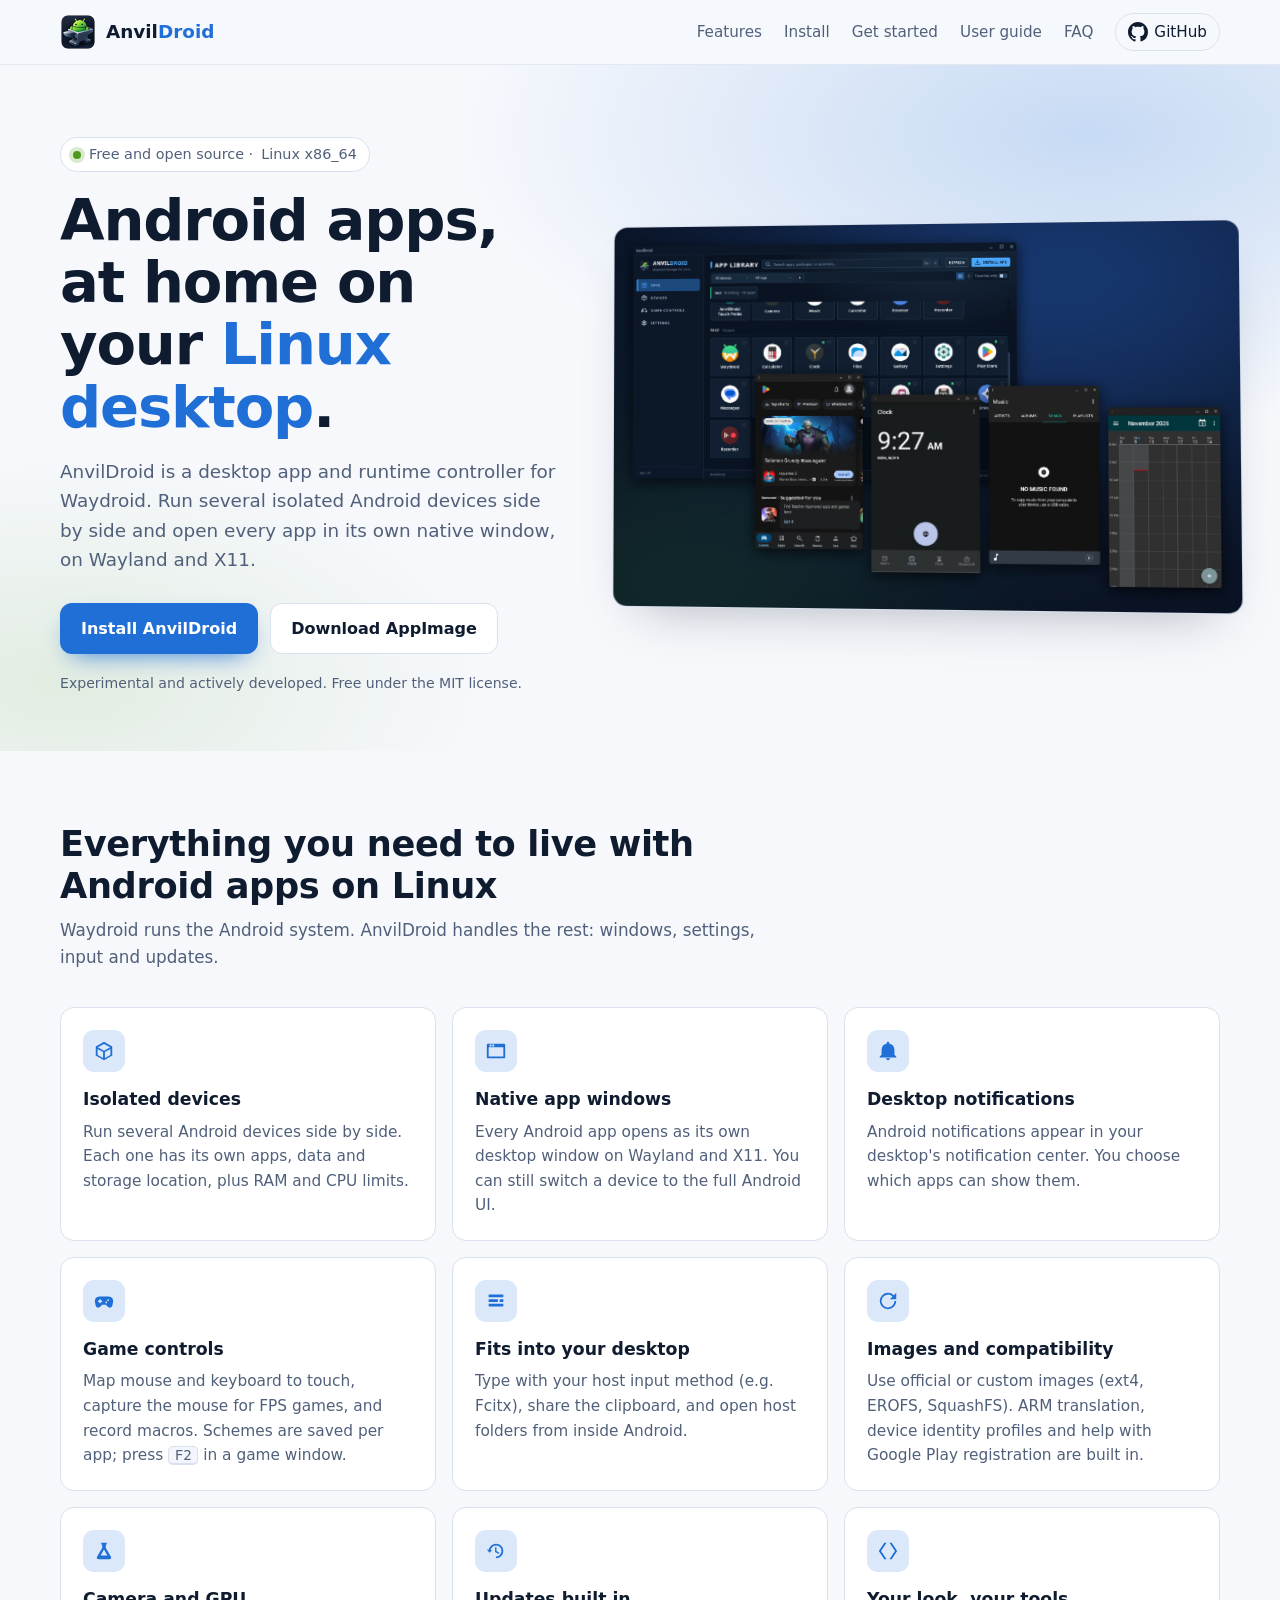
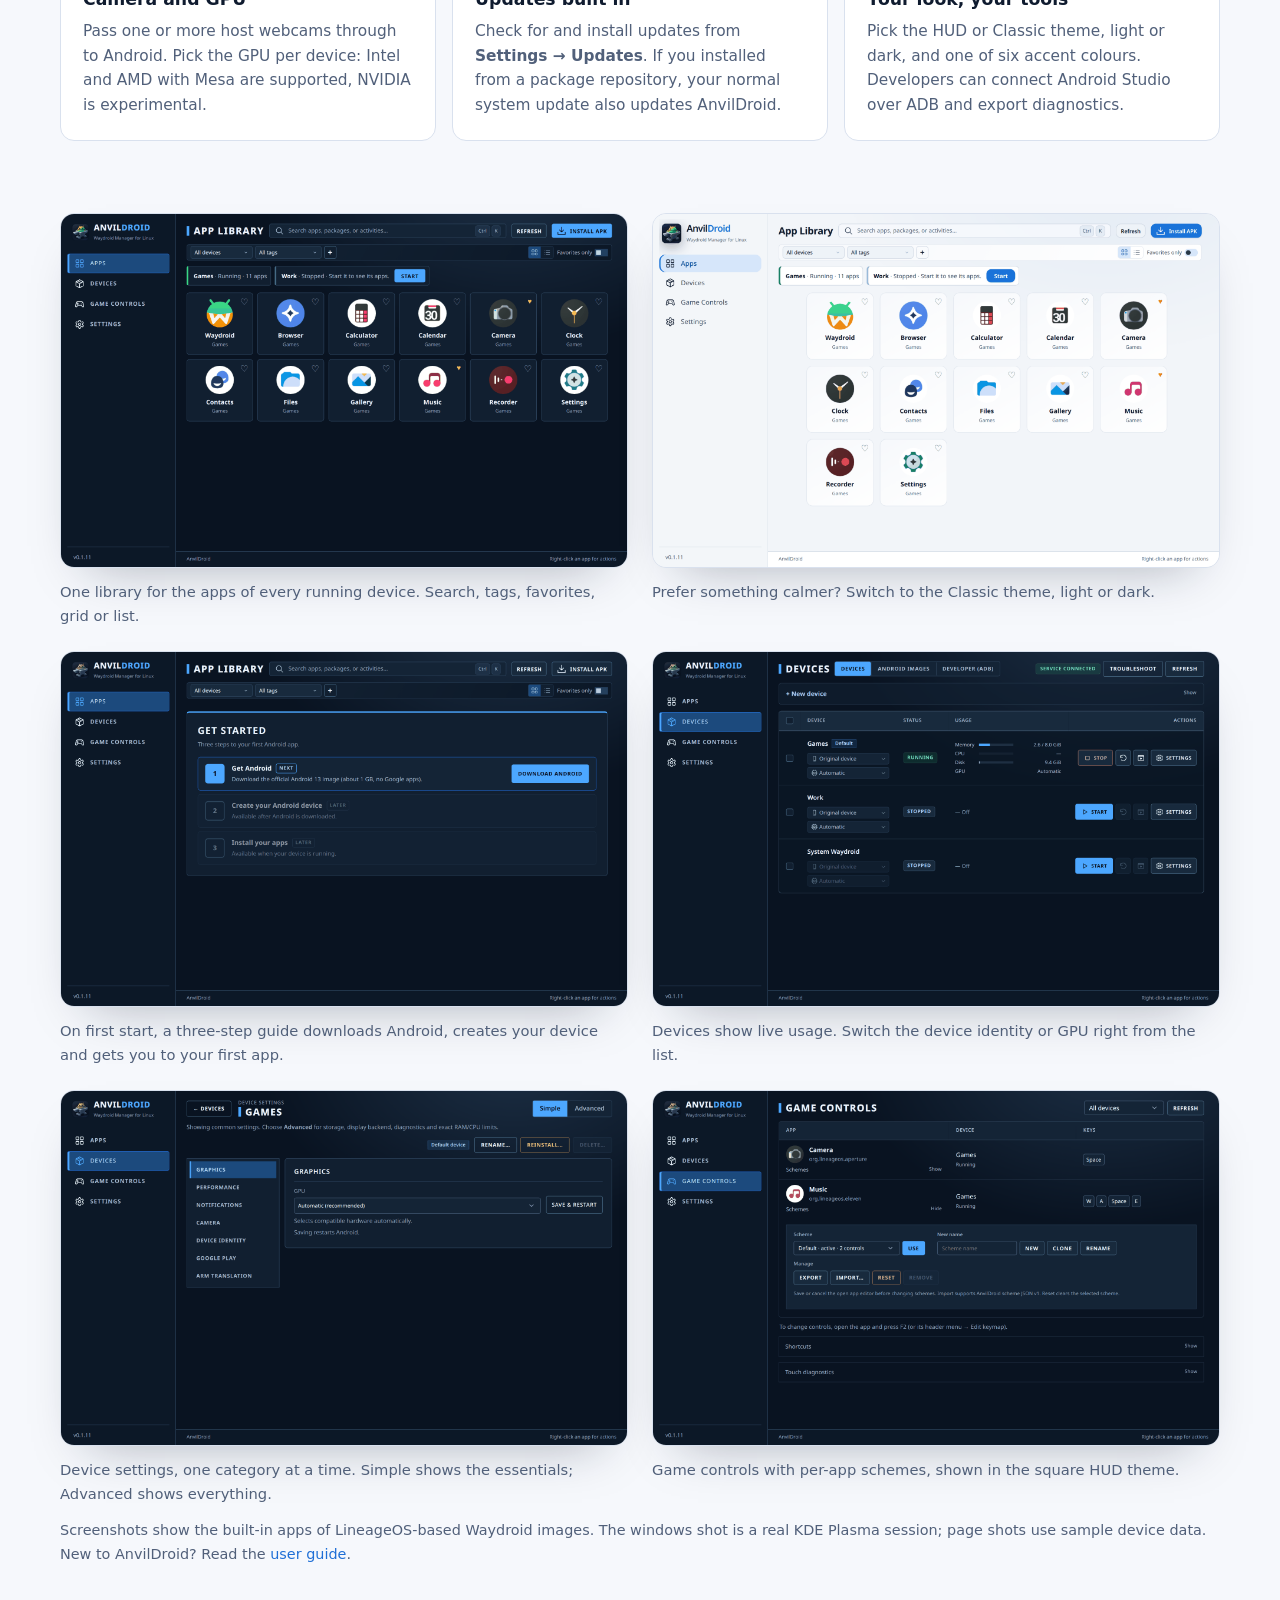
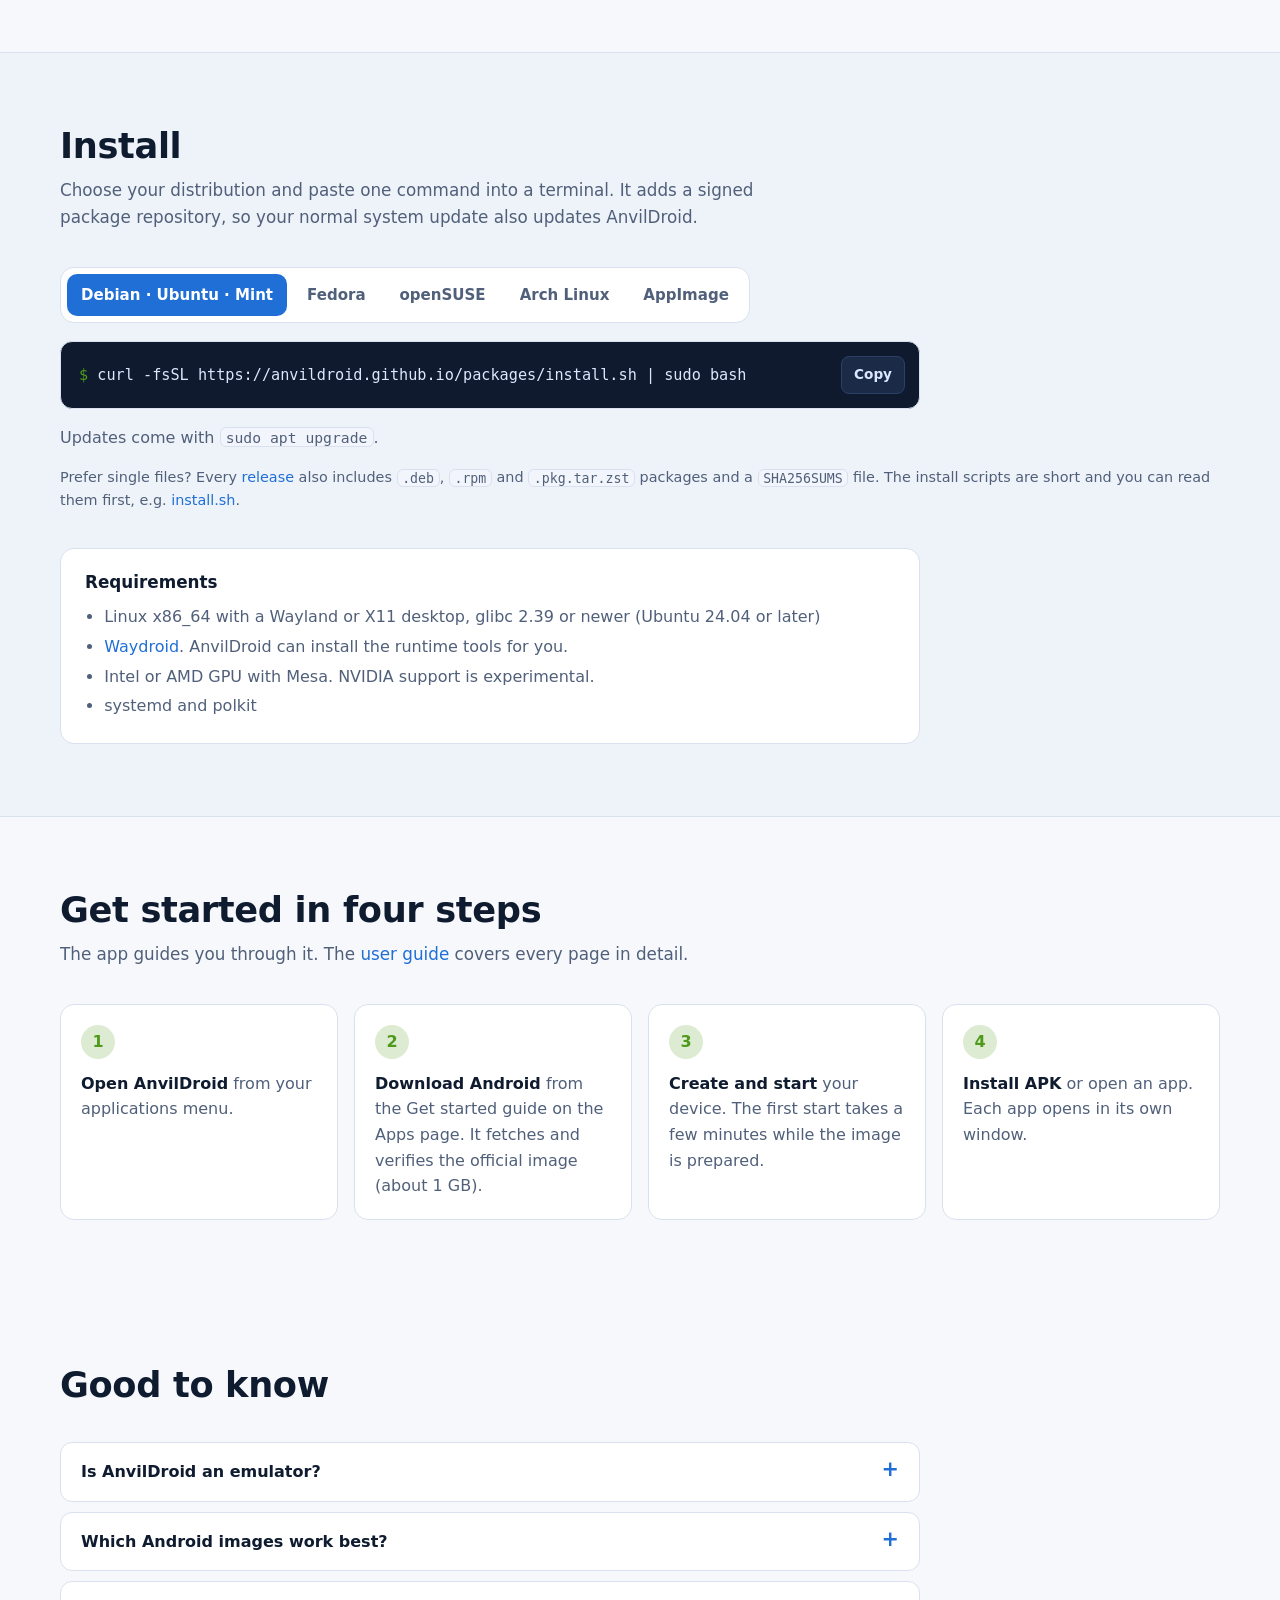
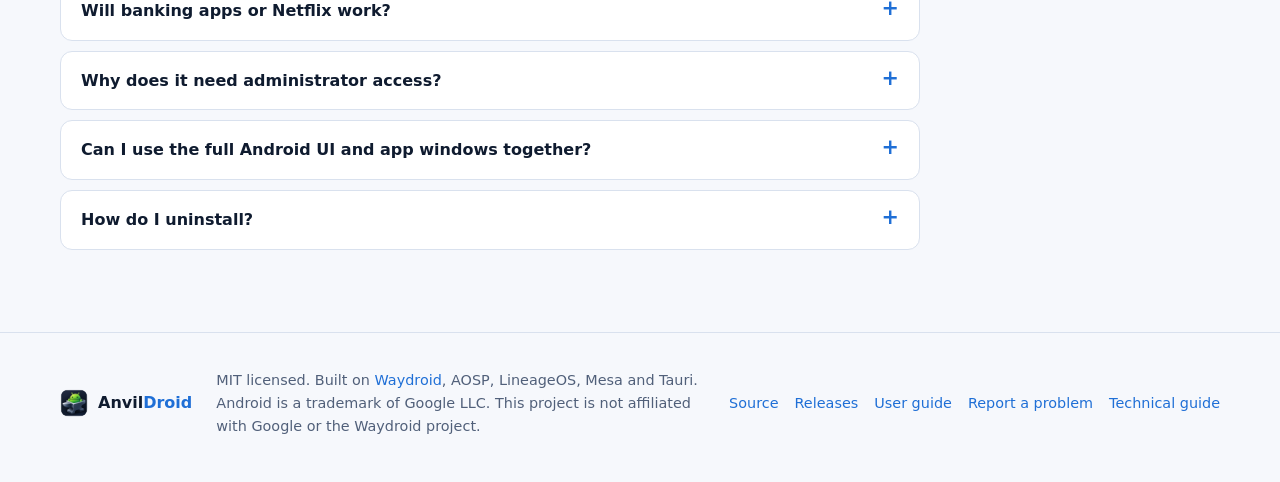
<file: index.html>
<!doctype html>
<html lang="en">
<head>
  <meta charset="utf-8">
  <meta name="viewport" content="width=device-width, initial-scale=1">
  <title>AnvilDroid — Android apps on the Linux desktop</title>
  <meta name="description" content="AnvilDroid runs Android apps on Linux as native desktop windows. Isolated Android devices on Waydroid, Wayland and X11 app windows, notifications, game controls and one-line installs.">
  <meta name="theme-color" content="#0b1322">
  <link rel="icon" type="image/png" href="assets/favicon.png">
  <link rel="canonical" href="https://anvildroid.github.io/">
  <meta property="og:type" content="website">
  <meta property="og:title" content="AnvilDroid — Android apps on the Linux desktop">
  <meta property="og:description" content="Isolated Android devices, native app windows on Wayland and X11, notifications and game controls. Built on Waydroid.">
  <meta property="og:url" content="https://anvildroid.github.io/">
  <meta property="og:image" content="https://anvildroid.github.io/assets/app-windows.jpg">
  <meta name="twitter:card" content="summary_large_image">
  <link rel="stylesheet" href="style.css">
  <script defer src="script.js"></script>
</head>
<body>
  <a class="skip" href="#install">Skip to install</a>

  <header class="nav">
    <div class="wrap nav-inner">
      <a class="brand" href="#top" aria-label="AnvilDroid home">
        <img src="assets/icon.png" alt="" width="36" height="36">
        <span>Anvil<b>Droid</b></span>
      </a>
      <nav aria-label="Sections">
        <a href="#features">Features</a>
        <a href="#install">Install</a>
        <a href="#start">Get started</a>
        <a href="guide.html">User guide</a>
        <a href="#faq">FAQ</a>
        <a class="gh" href="https://github.com/anvildroid/anvildroid" aria-label="AnvilDroid on GitHub">
          <svg viewBox="0 0 16 16" width="20" height="20" aria-hidden="true"><path fill="currentColor" d="M8 0C3.58 0 0 3.58 0 8c0 3.54 2.29 6.53 5.47 7.59.4.07.55-.17.55-.38 0-.19-.01-.82-.01-1.49-2.01.37-2.53-.49-2.69-.94-.09-.23-.48-.94-.82-1.13-.28-.15-.68-.52-.01-.53.63-.01 1.08.58 1.23.82.72 1.21 1.87.87 2.33.66.07-.52.28-.87.51-1.07-1.78-.2-3.64-.89-3.64-3.95 0-.87.31-1.59.82-2.15-.08-.2-.36-1.02.08-2.12 0 0 .67-.21 2.2.82.64-.18 1.32-.27 2-.27.68 0 1.36.09 2 .27 1.53-1.04 2.2-.82 2.2-.82.44 1.1.16 1.92.08 2.12.51.56.82 1.27.82 2.15 0 3.07-1.87 3.75-3.65 3.95.29.25.54.73.54 1.48 0 1.07-.01 1.93-.01 2.2 0 .21.15.46.55.38A8.013 8.013 0 0016 8c0-4.42-3.58-8-8-8z"/></svg>
          <span>GitHub</span>
        </a>
      </nav>
    </div>
  </header>

  <main id="top">
    <section class="hero">
      <div class="wrap hero-inner">
        <div class="hero-copy">
          <p class="eyebrow"><span class="dot" aria-hidden="true"></span> Free and open source · <span data-version>Linux x86_64</span></p>
          <h1>Android apps, at home on your <em>Linux desktop</em>.</h1>
          <p class="lead">AnvilDroid is a desktop app and runtime controller for Waydroid.
            Run several isolated Android devices side by side and open every app in its own native window,
            on Wayland and X11.</p>
          <div class="cta">
            <a class="btn primary" href="#install">Install AnvilDroid</a>
            <a class="btn ghost" href="https://github.com/anvildroid/anvildroid/releases/latest" data-release-link>Download AppImage</a>
          </div>
          <p class="note">Experimental and actively developed. Free under the MIT license.</p>
        </div>
        <figure class="shot hero-shot">
          <img src="assets/app-windows.jpg" alt="Play Store, Clock, Music and Calendar in their own desktop windows next to AnvilDroid" width="1920" height="1200">
        </figure>
      </div>
    </section>

    <section id="features" class="section">
      <div class="wrap">
        <header class="section-head">
          <h2>Everything you need to live with Android apps on Linux</h2>
          <p>Waydroid runs the Android system. AnvilDroid handles the rest: windows, settings, input and updates.</p>
        </header>
        <div class="features">
          <article class="feature">
            <div class="ico" aria-hidden="true"><svg viewBox="0 0 24 24"><path d="M12 2 3 7v10l9 5 9-5V7l-9-5Zm0 2.3 6.7 3.7L12 11.7 5.3 8 12 4.3ZM5 9.7l6 3.3v6.6l-6-3.3V9.7Zm8 9.9V13l6-3.3v6.6l-6 3.3Z"/></svg></div>
            <h3>Isolated devices</h3>
            <p>Run several Android devices side by side. Each one has its own apps, data and storage location, plus RAM and CPU limits.</p>
          </article>
          <article class="feature">
            <div class="ico" aria-hidden="true"><svg viewBox="0 0 24 24"><path d="M3 4h18a1 1 0 0 1 1 1v14a1 1 0 0 1-1 1H3a1 1 0 0 1-1-1V5a1 1 0 0 1 1-1Zm1 4v10h16V8H4Zm1-3v2h2V5H5Zm3 0v2h2V5H8Z"/></svg></div>
            <h3>Native app windows</h3>
            <p>Every Android app opens as its own desktop window on Wayland and X11. You can still switch a device to the full Android UI.</p>
          </article>
          <article class="feature">
            <div class="ico" aria-hidden="true"><svg viewBox="0 0 24 24"><path d="M12 22a2.5 2.5 0 0 0 2.45-2h-4.9A2.5 2.5 0 0 0 12 22Zm7-6V11a7 7 0 0 0-5.5-6.84V3.5a1.5 1.5 0 0 0-3 0v.66A7 7 0 0 0 5 11v5l-2 2v1h18v-1l-2-2Z"/></svg></div>
            <h3>Desktop notifications</h3>
            <p>Android notifications appear in your desktop's notification center. You choose which apps can show them.</p>
          </article>
          <article class="feature">
            <div class="ico" aria-hidden="true"><svg viewBox="0 0 24 24"><path d="M7 7h10a5 5 0 0 1 4.9 6l-.9 4.4A3 3 0 0 1 15.8 18L14 16h-4l-1.8 2a3 3 0 0 1-5.2-.6L2.1 13A5 5 0 0 1 7 7Zm0 3v1.5H5.5v1.5H7v1.5h1.5V13H10v-1.5H8.5V10H7Zm9.5 0a1 1 0 1 0 0 2 1 1 0 0 0 0-2Zm-2 2.5a1 1 0 1 0 0 2 1 1 0 0 0 0-2Z"/></svg></div>
            <h3>Game controls</h3>
            <p>Map mouse and keyboard to touch, capture the mouse for FPS games, and record macros. Schemes are saved per app; press <kbd>F2</kbd> in a game window.</p>
          </article>
          <article class="feature">
            <div class="ico" aria-hidden="true"><svg viewBox="0 0 24 24"><path d="M4 5h16v3H4V5Zm0 5h10v3H4v-3Zm0 5h16v3H4v-3Zm12-5h4v3h-4v-3Z"/></svg></div>
            <h3>Fits into your desktop</h3>
            <p>Type with your host input method (e.g. Fcitx), share the clipboard, and open host folders from inside Android.</p>
          </article>
          <article class="feature">
            <div class="ico" aria-hidden="true"><svg viewBox="0 0 24 24"><path d="M12 3a9 9 0 1 0 9 9h-2a7 7 0 1 1-2.05-4.95L14 10h7V3l-2.64 2.64A8.97 8.97 0 0 0 12 3Z"/></svg></div>
            <h3>Images and compatibility</h3>
            <p>Use official or custom images (ext4, EROFS, SquashFS). ARM translation, device identity profiles and help with Google Play registration are built in.</p>
          </article>
          <article class="feature">
            <div class="ico" aria-hidden="true"><svg viewBox="0 0 24 24"><path d="M9 3h6v2h-1v3.6l5.6 9.7A2 2 0 0 1 17.9 21H6.1a2 2 0 0 1-1.7-2.7L10 8.6V5H9V3Zm3 7.4L8.3 17h7.4L12 10.4Z"/></svg></div>
            <h3>Camera and GPU</h3>
            <p>Pass one or more host webcams through to Android. Pick the GPU per device: Intel and AMD with Mesa are supported, NVIDIA is experimental.</p>
          </article>
          <article class="feature">
            <div class="ico" aria-hidden="true"><svg viewBox="0 0 24 24"><path d="M12 4a8 8 0 0 0-7.9 6.7L2 10l2.8 4L8 11l-1.9.4A6 6 0 1 1 12 18v2a8 8 0 0 0 0-16Zm-1 4v5l4 2.4.8-1.3-3.3-2V8H11Z"/></svg></div>
            <h3>Updates built in</h3>
            <p>Check for and install updates from <strong>Settings → Updates</strong>. If you installed from a package repository, your normal system update also updates AnvilDroid.</p>
          </article>
          <article class="feature">
            <div class="ico" aria-hidden="true"><svg viewBox="0 0 24 24"><path d="M8 3 2 12l6 9h2.4l-6-9 6-9H8Zm5.6 0 6 9-6 9H16l6-9-6-9h-2.4Z"/></svg></div>
            <h3>Your look, your tools</h3>
            <p>Pick the HUD or Classic theme, light or dark, and one of six accent colours. Developers can connect Android Studio over ADB and export diagnostics.</p>
          </article>
        </div>
      </div>
    </section>

    <section class="section gallery-section" aria-label="Screenshots">
      <div class="wrap gallery">
        <figure class="shot">
          <img src="assets/apps.png" alt="App library with the apps of every running device, HUD theme" loading="lazy" width="1920" height="1200">
          <figcaption>One library for the apps of every running device. Search, tags, favorites, grid or list.</figcaption>
        </figure>
        <figure class="shot">
          <img src="assets/theme-classic.png" alt="App library in the Classic theme, light mode" loading="lazy" width="1920" height="1200">
          <figcaption>Prefer something calmer? Switch to the Classic theme, light or dark.</figcaption>
        </figure>
        <figure class="shot">
          <img src="assets/quick-start.png" alt="Get started guide: download Android, create a device, install apps" loading="lazy" width="1920" height="1200">
          <figcaption>On first start, a three-step guide downloads Android, creates your device and gets you to your first app.</figcaption>
        </figure>
        <figure class="shot">
          <img src="assets/devices.png" alt="Devices page with live usage and quick device and GPU selection" loading="lazy" width="1920" height="1200">
          <figcaption>Devices show live usage. Switch the device identity or GPU right from the list.</figcaption>
        </figure>
        <figure class="shot">
          <img src="assets/device-settings.png" alt="Device settings with categories on the left" loading="lazy" width="1920" height="1200">
          <figcaption>Device settings, one category at a time. Simple shows the essentials; Advanced shows everything.</figcaption>
        </figure>
        <figure class="shot">
          <img src="assets/game-controls.png" alt="Game Controls page with per-app control schemes in the HUD theme" loading="lazy" width="1920" height="1200">
          <figcaption>Game controls with per-app schemes, shown in the square HUD theme.</figcaption>
        </figure>
      </div>
      <p class="wrap fine">Screenshots show the built-in apps of LineageOS-based Waydroid images. The windows shot is a real KDE Plasma session; page shots use sample device data. New to AnvilDroid? Read the <a href="guide.html">user guide</a>.</p>
    </section>

    <section id="install" class="section install-section">
      <div class="wrap">
        <header class="section-head">
          <h2>Install</h2>
          <p>Choose your distribution and paste one command into a terminal. It adds a signed package repository,
            so your normal system update also updates AnvilDroid.</p>
        </header>

        <div class="tabs" role="tablist" aria-label="Distribution">
          <button role="tab" id="tab-debian" aria-controls="panel-debian" aria-selected="true" data-distro="debian">Debian · Ubuntu · Mint</button>
          <button role="tab" id="tab-fedora" aria-controls="panel-fedora" aria-selected="false" tabindex="-1" data-distro="fedora">Fedora</button>
          <button role="tab" id="tab-opensuse" aria-controls="panel-opensuse" aria-selected="false" tabindex="-1" data-distro="opensuse">openSUSE</button>
          <button role="tab" id="tab-arch" aria-controls="panel-arch" aria-selected="false" tabindex="-1" data-distro="arch">Arch Linux</button>
          <button role="tab" id="tab-appimage" aria-controls="panel-appimage" aria-selected="false" tabindex="-1" data-distro="appimage">AppImage</button>
        </div>

        <div class="panel" role="tabpanel" id="panel-debian" aria-labelledby="tab-debian">
          <div class="cmd"><code>curl -fsSL https://anvildroid.github.io/packages/install.sh | sudo bash</code><button class="copy" type="button">Copy</button></div>
          <p>Updates come with <code>sudo apt upgrade</code>.</p>
        </div>
        <div class="panel" role="tabpanel" id="panel-fedora" aria-labelledby="tab-fedora" hidden>
          <div class="cmd"><code>curl -fsSL https://anvildroid.github.io/packages/install-fedora.sh | sudo bash</code><button class="copy" type="button">Copy</button></div>
          <p>Updates come with <code>sudo dnf upgrade</code>.</p>
        </div>
        <div class="panel" role="tabpanel" id="panel-opensuse" aria-labelledby="tab-opensuse" hidden>
          <div class="cmd"><code>curl -fsSL https://anvildroid.github.io/packages/install-opensuse.sh | sudo bash</code><button class="copy" type="button">Copy</button></div>
          <p>Updates come with <code>sudo zypper update</code>.</p>
        </div>
        <div class="panel" role="tabpanel" id="panel-arch" aria-labelledby="tab-arch" hidden>
          <div class="cmd"><code>curl -fsSL https://anvildroid.github.io/packages/install-arch.sh | sudo bash</code><button class="copy" type="button">Copy</button></div>
          <p>Updates come with <code>sudo pacman -Syu</code>.</p>
        </div>
        <div class="panel" role="tabpanel" id="panel-appimage" aria-labelledby="tab-appimage" hidden>
          <p>Works on any distribution. Download the AppImage, make it executable, then run it:</p>
          <div class="cmd"><code data-appimage-cmd>chmod +x AnvilDroid-*-x86_64.AppImage &amp;&amp; ./AnvilDroid-*-x86_64.AppImage</code><button class="copy" type="button">Copy</button></div>
          <p>The first launch asks for administrator approval to install the runtime controller. After that, the app updates itself from <strong>Settings → Updates</strong>.</p>
          <a class="btn primary small" href="https://github.com/anvildroid/anvildroid/releases/latest" data-release-link data-appimage-link>Download the AppImage</a>
        </div>

        <p class="fine">Prefer single files? Every <a href="https://github.com/anvildroid/anvildroid/releases/latest">release</a> also includes
          <code>.deb</code>, <code>.rpm</code> and <code>.pkg.tar.zst</code> packages and a <code>SHA256SUMS</code> file.
          The install scripts are short and you can read them first, e.g.
          <a href="https://anvildroid.github.io/packages/install.sh">install.sh</a>.</p>

        <div class="req">
          <h3>Requirements</h3>
          <ul>
            <li>Linux x86_64 with a Wayland or X11 desktop, glibc 2.39 or newer (Ubuntu 24.04 or later)</li>
            <li><a href="https://docs.waydro.id/">Waydroid</a>. AnvilDroid can install the runtime tools for you.</li>
            <li>Intel or AMD GPU with Mesa. NVIDIA support is experimental.</li>
            <li>systemd and polkit</li>
          </ul>
        </div>
      </div>
    </section>

    <section id="start" class="section">
      <div class="wrap">
        <header class="section-head">
          <h2>Get started in four steps</h2>
          <p>The app guides you through it. The <a href="guide.html">user guide</a> covers every page in detail.</p>
        </header>
        <ol class="steps">
          <li><b>Open AnvilDroid</b> from your applications menu.</li>
          <li><b>Download Android</b> from the Get started guide on the Apps page. It fetches and verifies the official image (about 1 GB).</li>
          <li><b>Create and start</b> your device. The first start takes a few minutes while the image is prepared.</li>
          <li><b>Install APK</b> or open an app. Each app opens in its own window.</li>
        </ol>
      </div>
    </section>

    <section id="faq" class="section faq-section">
      <div class="wrap"><div class="faq">
        <header class="section-head">
          <h2>Good to know</h2>
        </header>
        <details>
          <summary>Is AnvilDroid an emulator?</summary>
          <p>No. Like Waydroid, AnvilDroid runs a full Android system in a Linux container that shares your kernel.
            It is not a virtual machine, so apps run at near-native speed. AnvilDroid manages the containers and turns app windows into desktop windows.</p>
        </details>
        <details>
          <summary>Which Android images work best?</summary>
          <p>The official Android 13 Waydroid images are the most tested. Newer and custom images are experimental.</p>
        </details>
        <details>
          <summary>Will banking apps or Netflix work?</summary>
          <p>Usually not. Apps that require Play Integrity, such as banking apps, some games and DRM-protected video, generally refuse to run.
            Other apps depend on the image, the ARM translator and your GPU.</p>
        </details>
        <details>
          <summary>Why does it need administrator access?</summary>
          <p>Android devices need kernel features (binder, namespaces, mounts) that only root can set up.
            A small controller service runs as root and starts only when needed. The desktop app itself runs as your user.</p>
        </details>
        <details>
          <summary>Can I use the full Android UI and app windows together?</summary>
          <p>Not on the same device. Each device uses one mode at a time, and you can switch between them in its settings under Display.</p>
        </details>
        <details>
          <summary>How do I uninstall?</summary>
          <p>Remove the package with your package manager, for example <code>sudo apt remove anvildroid-controller</code>.
            For the AppImage, delete the file.</p>
        </details>
      </div></div>
    </section>
  </main>

  <footer class="footer">
    <div class="wrap footer-inner">
      <div class="brand small">
        <img src="assets/icon.png" alt="" width="28" height="28">
        <span>Anvil<b>Droid</b></span>
      </div>
      <p>MIT licensed. Built on <a href="https://waydro.id">Waydroid</a>, AOSP, LineageOS, Mesa and Tauri.
        Android is a trademark of Google LLC. This project is not affiliated with Google or the Waydroid project.</p>
      <nav aria-label="Project links">
        <a href="https://github.com/anvildroid/anvildroid">Source</a>
        <a href="https://github.com/anvildroid/anvildroid/releases">Releases</a>
        <a href="guide.html">User guide</a>
        <a href="https://github.com/anvildroid/anvildroid/issues">Report a problem</a>
        <a href="https://github.com/anvildroid/anvildroid/blob/main/docs/TECHNICAL.md">Technical guide</a>
      </nav>
    </div>
  </footer>
</body>
</html>
</file>
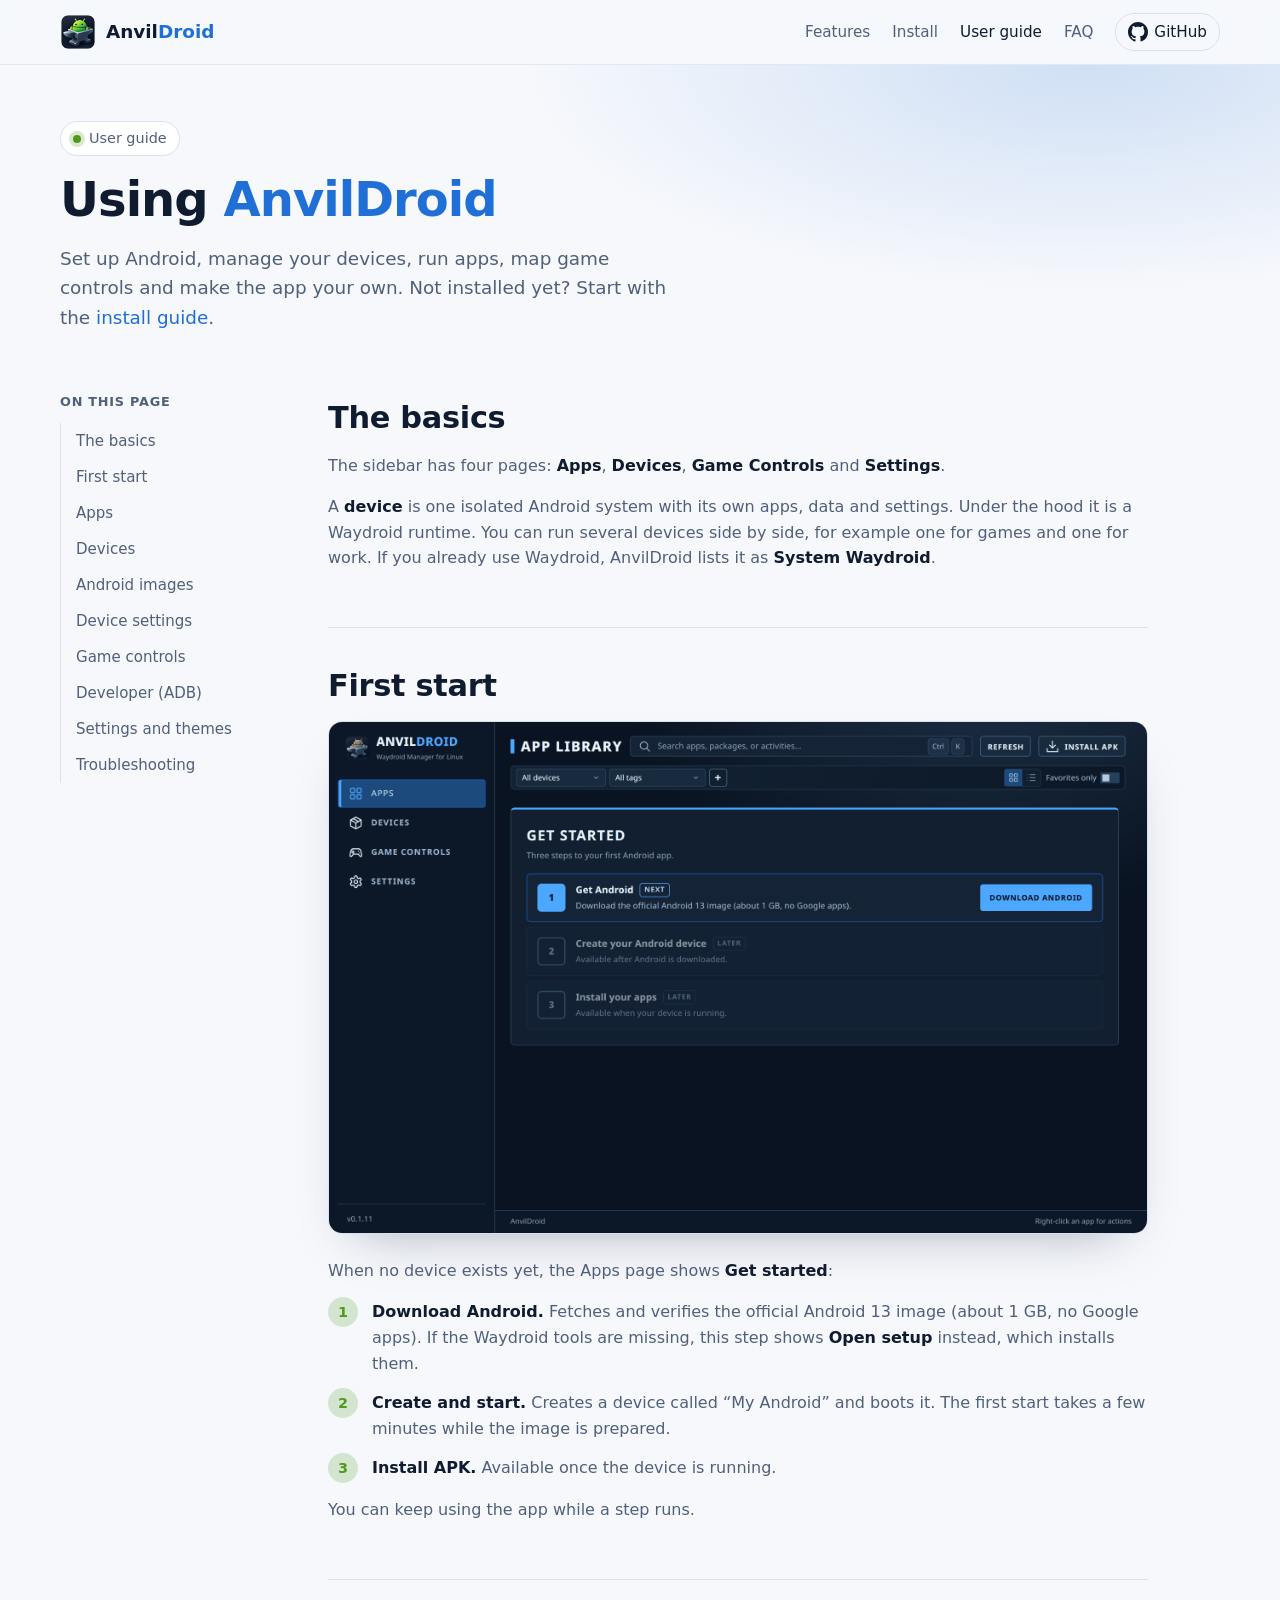
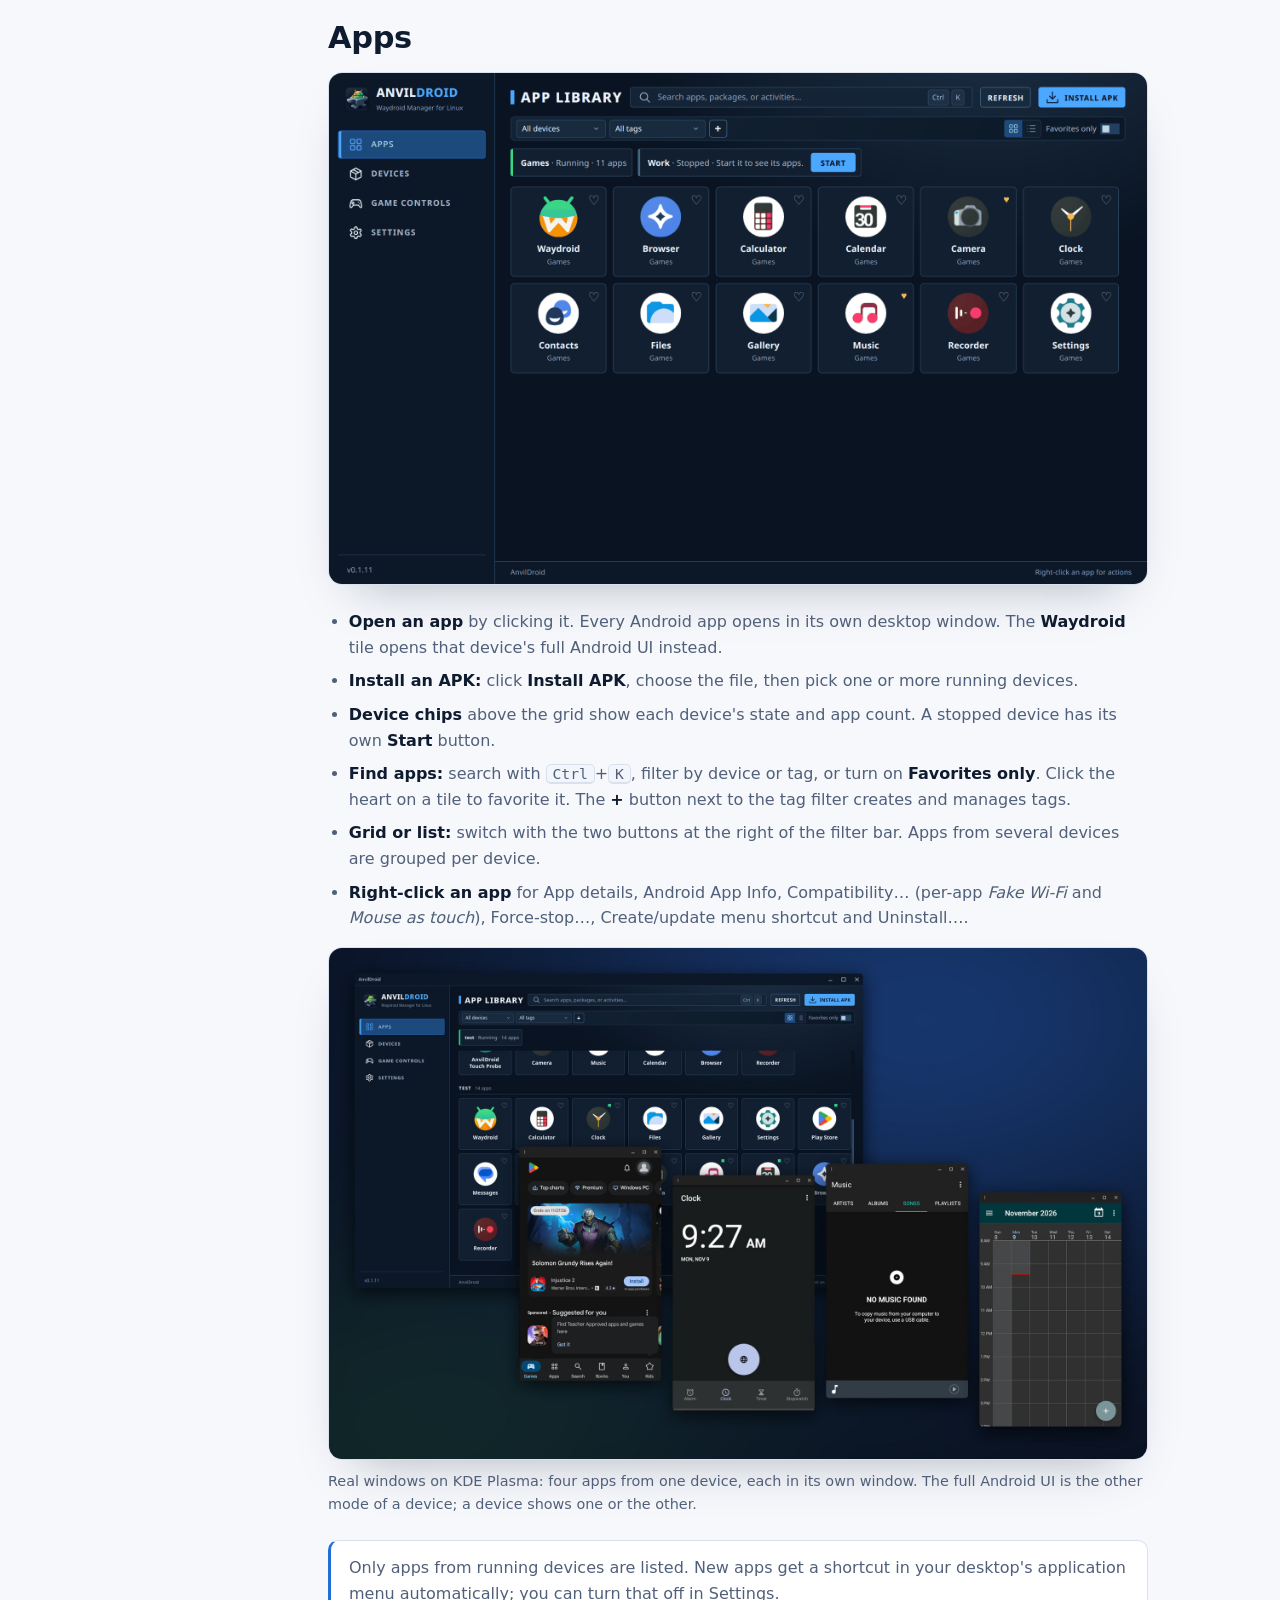
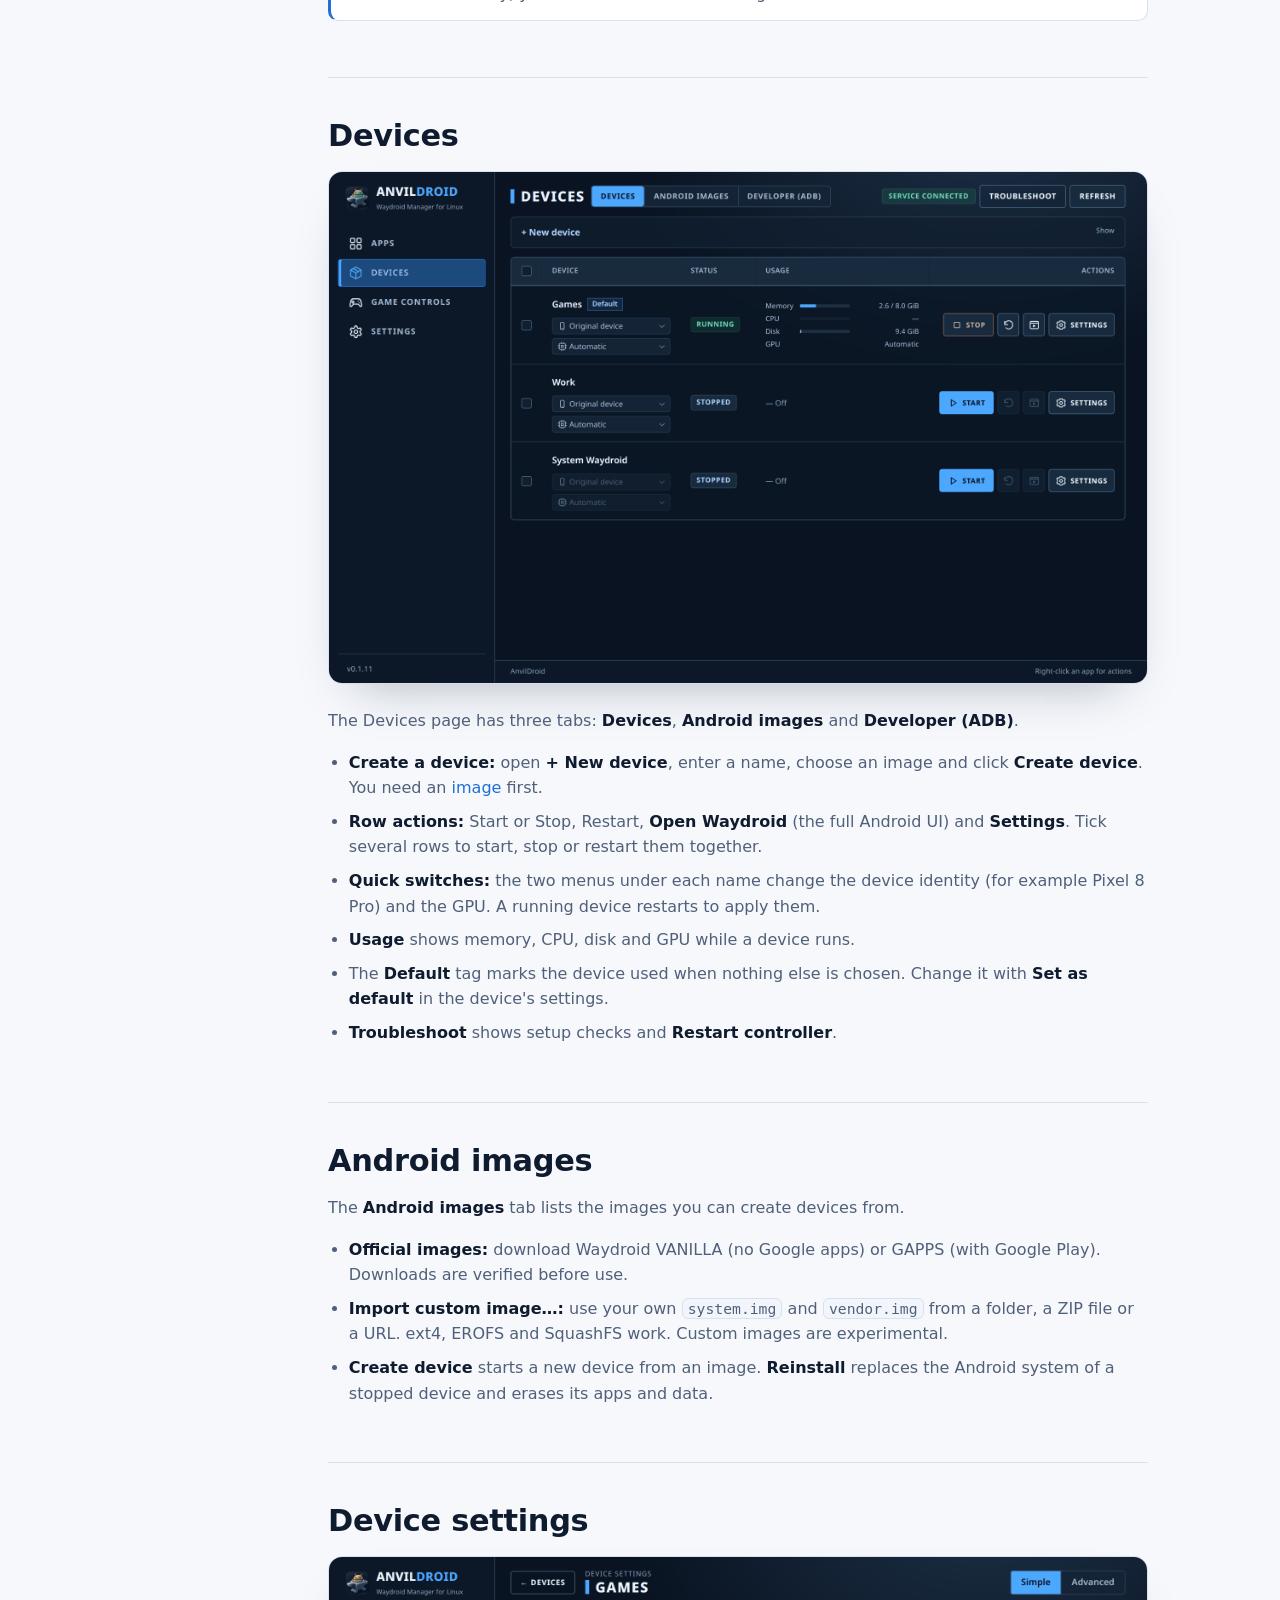
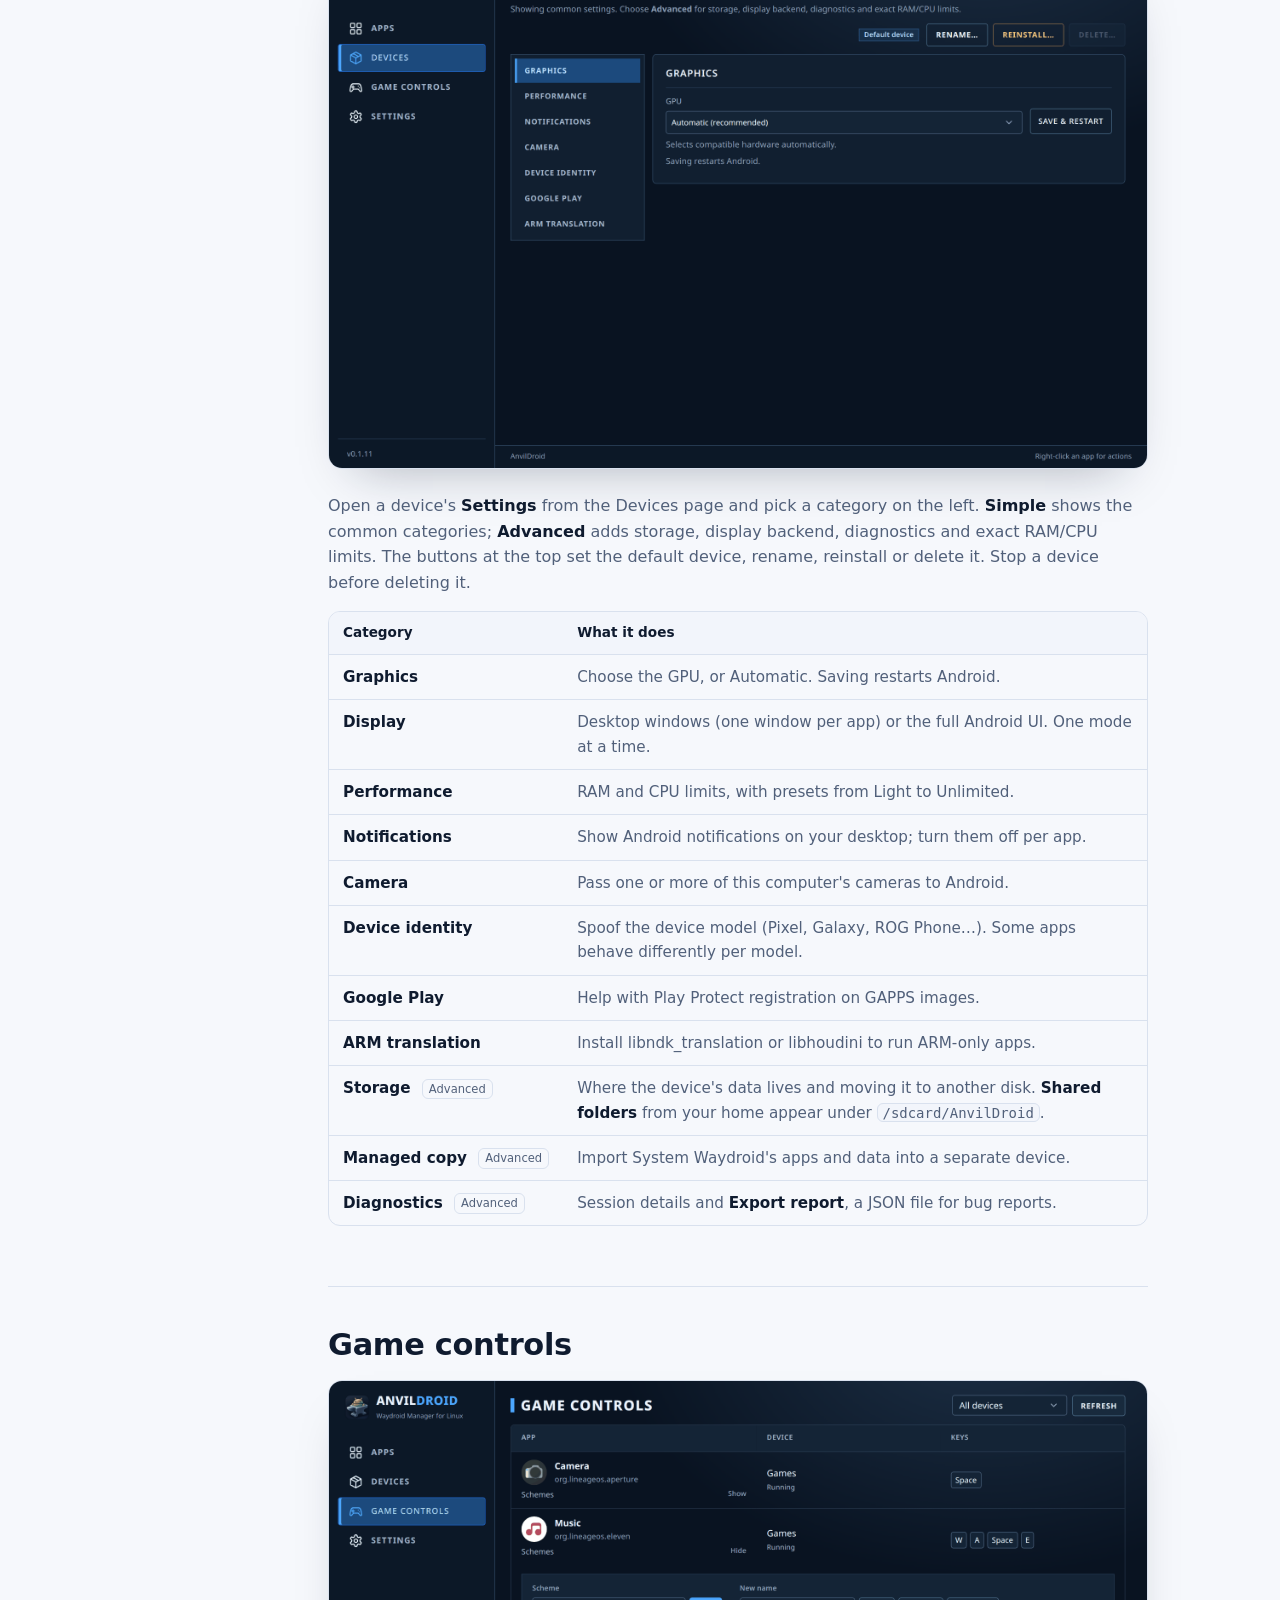
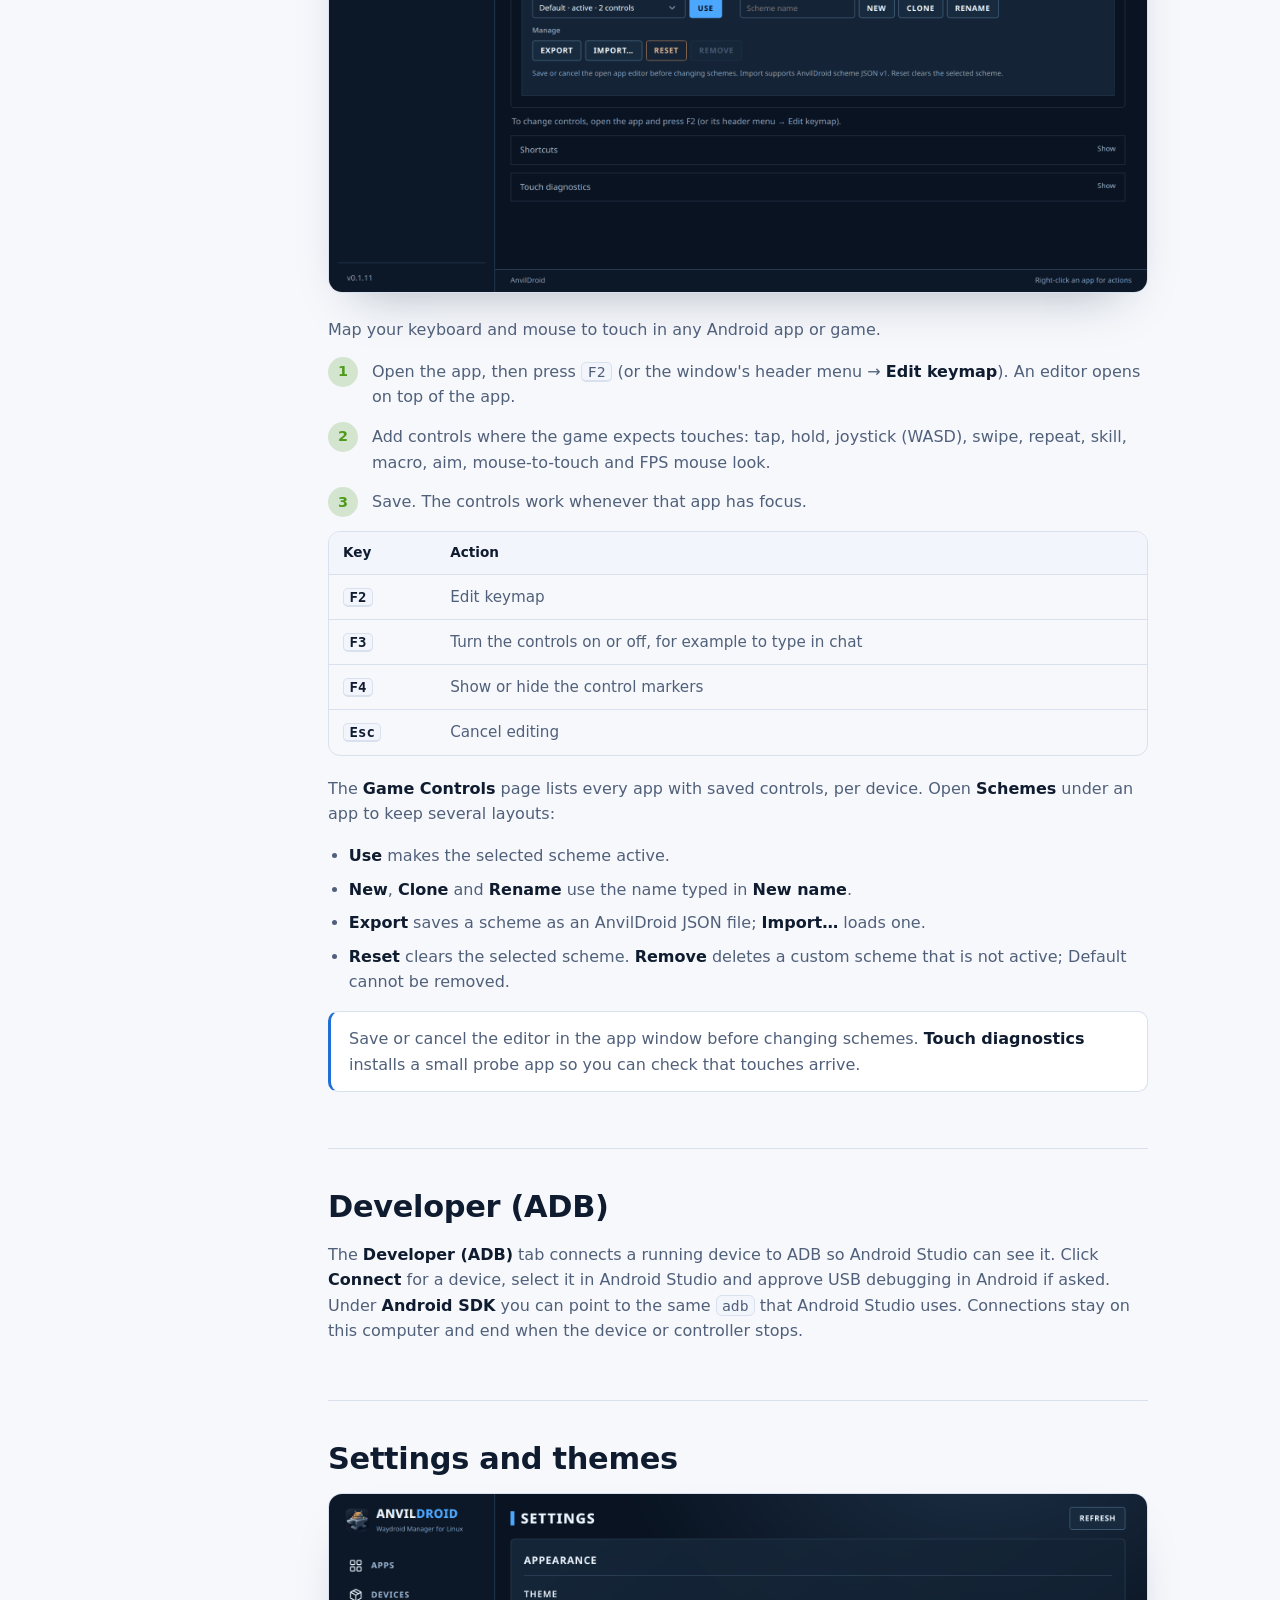
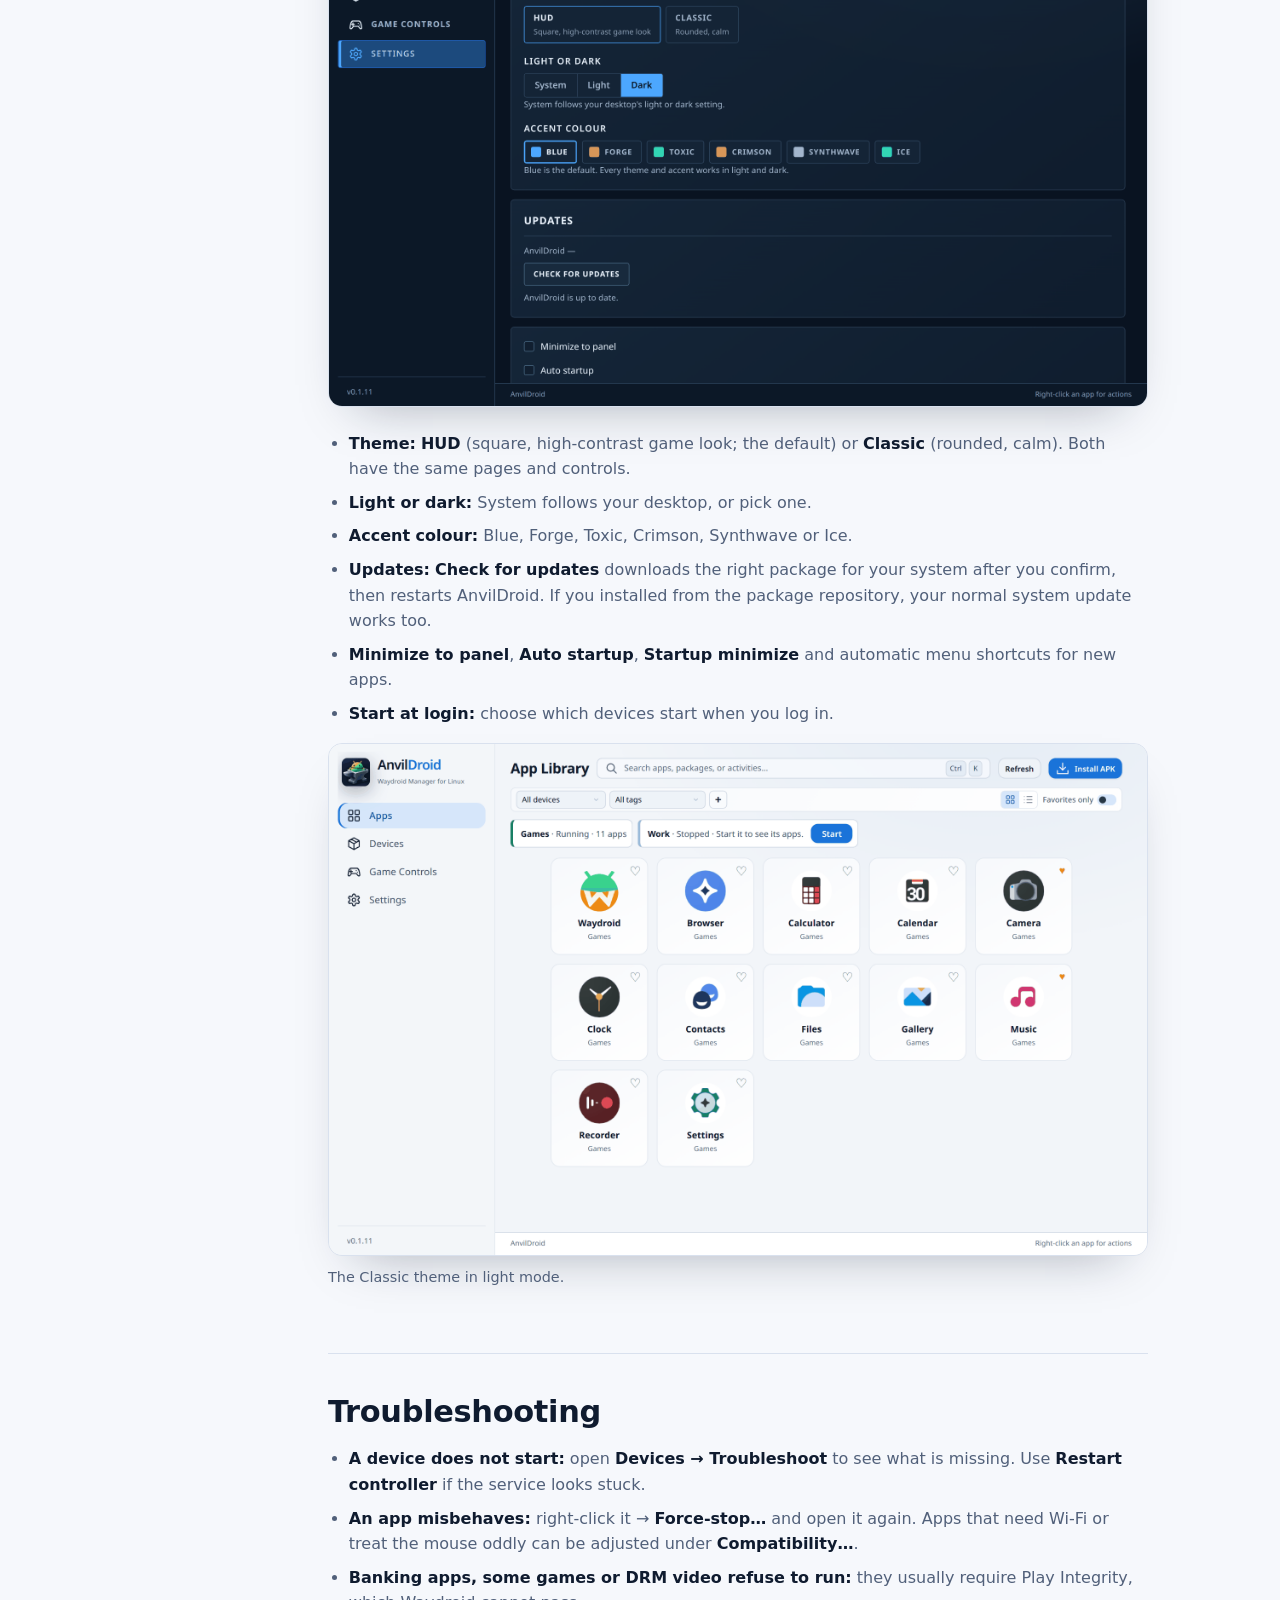
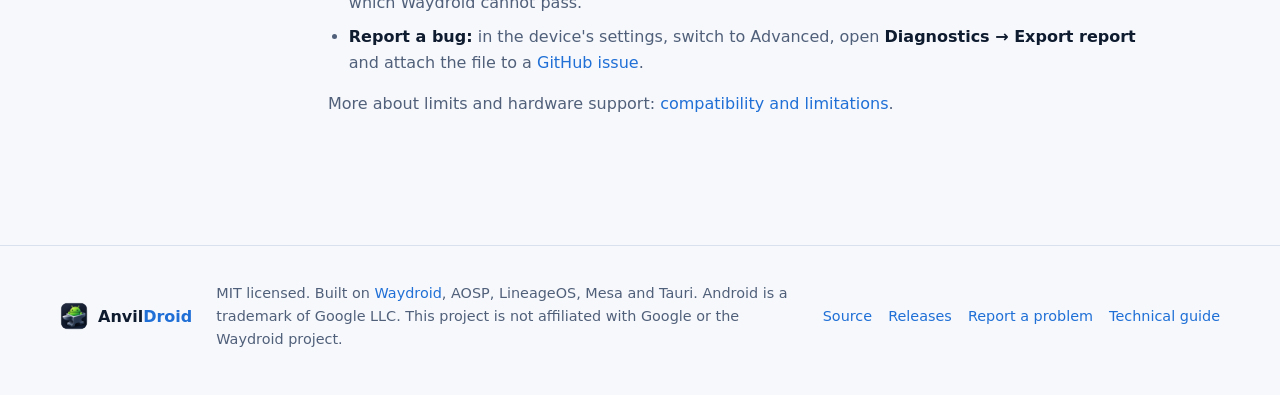
<file: guide.html>
<!doctype html>
<html lang="en">
<head>
  <meta charset="utf-8">
  <meta name="viewport" content="width=device-width, initial-scale=1">
  <title>User guide · AnvilDroid</title>
  <meta name="description" content="How to use AnvilDroid: first start, apps, devices, Android images, device settings, game controls, ADB, themes, updates and troubleshooting.">
  <meta name="theme-color" content="#0b1322">
  <link rel="icon" type="image/png" href="assets/favicon.png">
  <link rel="canonical" href="https://anvildroid.github.io/guide.html">
  <meta property="og:type" content="article">
  <meta property="og:title" content="AnvilDroid user guide">
  <meta property="og:description" content="Set up Android, manage devices, run apps, map game controls and make AnvilDroid your own.">
  <meta property="og:url" content="https://anvildroid.github.io/guide.html">
  <meta property="og:image" content="https://anvildroid.github.io/assets/app-windows.jpg">
  <link rel="stylesheet" href="style.css">
  <script defer src="guide.js"></script>
</head>
<body>
  <a class="skip" href="#content">Skip to the guide</a>

  <header class="nav">
    <div class="wrap nav-inner">
      <a class="brand" href="index.html" aria-label="AnvilDroid home">
        <img src="assets/icon.png" alt="" width="36" height="36">
        <span>Anvil<b>Droid</b></span>
      </a>
      <nav aria-label="Sections">
        <a href="index.html#features">Features</a>
        <a href="index.html#install">Install</a>
        <a href="guide.html" aria-current="page">User guide</a>
        <a href="index.html#faq">FAQ</a>
        <a class="gh" href="https://github.com/anvildroid/anvildroid" aria-label="AnvilDroid on GitHub">
          <svg viewBox="0 0 16 16" width="20" height="20" aria-hidden="true"><path fill="currentColor" d="M8 0C3.58 0 0 3.58 0 8c0 3.54 2.29 6.53 5.47 7.59.4.07.55-.17.55-.38 0-.19-.01-.82-.01-1.49-2.01.37-2.53-.49-2.69-.94-.09-.23-.48-.94-.82-1.13-.28-.15-.68-.52-.01-.53.63-.01 1.08.58 1.23.82.72 1.21 1.87.87 2.33.66.07-.52.28-.87.51-1.07-1.78-.2-3.64-.89-3.64-3.95 0-.87.31-1.59.82-2.15-.08-.2-.36-1.02.08-2.12 0 0 .67-.21 2.2.82.64-.18 1.32-.27 2-.27.68 0 1.36.09 2 .27 1.53-1.04 2.2-.82 2.2-.82.44 1.1.16 1.92.08 2.12.51.56.82 1.27.82 2.15 0 3.07-1.87 3.75-3.65 3.95.29.25.54.73.54 1.48 0 1.07-.01 1.93-.01 2.2 0 .21.15.46.55.38A8.013 8.013 0 0016 8c0-4.42-3.58-8-8-8z"/></svg>
          <span>GitHub</span>
        </a>
      </nav>
    </div>
  </header>

  <main id="top">
    <section class="guide-hero">
      <div class="wrap">
        <p class="eyebrow"><span class="dot" aria-hidden="true"></span> User guide</p>
        <h1>Using <em>AnvilDroid</em></h1>
        <p class="lead">Set up Android, manage your devices, run apps, map game controls and make the app your own.
          Not installed yet? Start with the <a href="index.html#install">install guide</a>.</p>
      </div>
    </section>

    <div class="wrap guide-layout">
      <nav class="toc" aria-label="On this page">
        <p class="toc-title">On this page</p>
        <ol>
          <li><a href="#basics">The basics</a></li>
          <li><a href="#first-start">First start</a></li>
          <li><a href="#apps">Apps</a></li>
          <li><a href="#devices">Devices</a></li>
          <li><a href="#images">Android images</a></li>
          <li><a href="#device-settings">Device settings</a></li>
          <li><a href="#game-controls">Game controls</a></li>
          <li><a href="#adb">Developer (ADB)</a></li>
          <li><a href="#settings">Settings and themes</a></li>
          <li><a href="#troubleshooting">Troubleshooting</a></li>
        </ol>
      </nav>

      <article id="content" class="guide">
        <section id="basics">
          <h2>The basics</h2>
          <p>The sidebar has four pages: <b>Apps</b>, <b>Devices</b>, <b>Game Controls</b> and <b>Settings</b>.</p>
          <p>A <b>device</b> is one isolated Android system with its own apps, data and settings. Under the hood it is a Waydroid
            runtime. You can run several devices side by side, for example one for games and one for work.
            If you already use Waydroid, AnvilDroid lists it as <b>System Waydroid</b>.</p>
        </section>

        <section id="first-start">
          <h2>First start</h2>
          <figure class="shot"><img src="assets/quick-start.png" alt="Get started guide on the Apps page" loading="lazy" width="1920" height="1200"></figure>
          <p>When no device exists yet, the Apps page shows <b>Get started</b>:</p>
          <ol class="guide-steps">
            <li><b>Download Android.</b> Fetches and verifies the official Android 13 image (about 1 GB, no Google apps).
              If the Waydroid tools are missing, this step shows <b>Open setup</b> instead, which installs them.</li>
            <li><b>Create and start.</b> Creates a device called “My Android” and boots it. The first start takes a few minutes
              while the image is prepared.</li>
            <li><b>Install APK.</b> Available once the device is running.</li>
          </ol>
          <p>You can keep using the app while a step runs.</p>
        </section>

        <section id="apps">
          <h2>Apps</h2>
          <figure class="shot"><img src="assets/apps.png" alt="App library with apps from a running device" loading="lazy" width="1920" height="1200"></figure>
          <ul>
            <li><b>Open an app</b> by clicking it. Every Android app opens in its own desktop window.
              The <b>Waydroid</b> tile opens that device's full Android UI instead.</li>
            <li><b>Install an APK:</b> click <b>Install APK</b>, choose the file, then pick one or more running devices.</li>
            <li><b>Device chips</b> above the grid show each device's state and app count. A stopped device has its own <b>Start</b> button.</li>
            <li><b>Find apps:</b> search with <kbd>Ctrl</kbd>+<kbd>K</kbd>, filter by device or tag, or turn on <b>Favorites only</b>.
              Click the heart on a tile to favorite it. The <b>+</b> button next to the tag filter creates and manages tags.</li>
            <li><b>Grid or list:</b> switch with the two buttons at the right of the filter bar. Apps from several devices are grouped per device.</li>
            <li><b>Right-click an app</b> for App details, Android App Info, Compatibility… (per-app <i>Fake Wi-Fi</i> and <i>Mouse as touch</i>),
              Force-stop…, Create/update menu shortcut and Uninstall….</li>
          </ul>
          <figure class="shot"><img src="assets/app-windows.jpg" alt="Play Store, Clock, Music and Calendar in their own windows next to AnvilDroid" loading="lazy" width="1920" height="1200">
            <figcaption>Real windows on KDE Plasma: four apps from one device, each in its own window. The full Android UI is the other mode of a device; a device shows one or the other.</figcaption></figure>
          <p class="note-box">Only apps from running devices are listed. New apps get a shortcut in your desktop's application menu
            automatically; you can turn that off in Settings.</p>
        </section>

        <section id="devices">
          <h2>Devices</h2>
          <figure class="shot"><img src="assets/devices.png" alt="Devices page with live usage" loading="lazy" width="1920" height="1200"></figure>
          <p>The Devices page has three tabs: <b>Devices</b>, <b>Android images</b> and <b>Developer (ADB)</b>.</p>
          <ul>
            <li><b>Create a device:</b> open <b>+ New device</b>, enter a name, choose an image and click <b>Create device</b>.
              You need an <a href="#images">image</a> first.</li>
            <li><b>Row actions:</b> Start or Stop, Restart, <b>Open Waydroid</b> (the full Android UI) and <b>Settings</b>.
              Tick several rows to start, stop or restart them together.</li>
            <li><b>Quick switches:</b> the two menus under each name change the device identity (for example Pixel 8 Pro) and the GPU.
              A running device restarts to apply them.</li>
            <li><b>Usage</b> shows memory, CPU, disk and GPU while a device runs.</li>
            <li>The <b>Default</b> tag marks the device used when nothing else is chosen. Change it with <b>Set as default</b> in the device's settings.</li>
            <li><b>Troubleshoot</b> shows setup checks and <b>Restart controller</b>.</li>
          </ul>
        </section>

        <section id="images">
          <h2>Android images</h2>
          <p>The <b>Android images</b> tab lists the images you can create devices from.</p>
          <ul>
            <li><b>Official images:</b> download Waydroid VANILLA (no Google apps) or GAPPS (with Google Play). Downloads are verified before use.</li>
            <li><b>Import custom image…:</b> use your own <code>system.img</code> and <code>vendor.img</code> from a folder, a ZIP file or a URL.
              ext4, EROFS and SquashFS work. Custom images are experimental.</li>
            <li><b>Create device</b> starts a new device from an image. <b>Reinstall</b> replaces the Android system of a stopped device
              and erases its apps and data.</li>
          </ul>
        </section>

        <section id="device-settings">
          <h2>Device settings</h2>
          <figure class="shot"><img src="assets/device-settings.png" alt="Device settings with categories on the left" loading="lazy" width="1920" height="1200"></figure>
          <p>Open a device's <b>Settings</b> from the Devices page and pick a category on the left. <b>Simple</b> shows the common categories;
            <b>Advanced</b> adds storage, display backend, diagnostics and exact RAM/CPU limits. The buttons at the top set the default device,
            rename, reinstall or delete it. Stop a device before deleting it.</p>
          <div class="table-wrap">
            <table>
              <thead><tr><th scope="col">Category</th><th scope="col">What it does</th></tr></thead>
              <tbody>
                <tr><td>Graphics</td><td>Choose the GPU, or Automatic. Saving restarts Android.</td></tr>
                <tr><td>Display</td><td>Desktop windows (one window per app) or the full Android UI. One mode at a time.</td></tr>
                <tr><td>Performance</td><td>RAM and CPU limits, with presets from Light to Unlimited.</td></tr>
                <tr><td>Notifications</td><td>Show Android notifications on your desktop; turn them off per app.</td></tr>
                <tr><td>Camera</td><td>Pass one or more of this computer's cameras to Android.</td></tr>
                <tr><td>Device identity</td><td>Spoof the device model (Pixel, Galaxy, ROG Phone…). Some apps behave differently per model.</td></tr>
                <tr><td>Google Play</td><td>Help with Play Protect registration on GAPPS images.</td></tr>
                <tr><td>ARM translation</td><td>Install libndk_translation or libhoudini to run ARM-only apps.</td></tr>
                <tr><td>Storage <span class="tag">Advanced</span></td><td>Where the device's data lives and moving it to another disk. <b>Shared folders</b> from your home appear under <code>/sdcard/AnvilDroid</code>.</td></tr>
                <tr><td>Managed copy <span class="tag">Advanced</span></td><td>Import System Waydroid's apps and data into a separate device.</td></tr>
                <tr><td>Diagnostics <span class="tag">Advanced</span></td><td>Session details and <b>Export report</b>, a JSON file for bug reports.</td></tr>
              </tbody>
            </table>
          </div>
        </section>

        <section id="game-controls">
          <h2>Game controls</h2>
          <figure class="shot"><img src="assets/game-controls.png" alt="Game Controls page with control schemes" loading="lazy" width="1920" height="1200"></figure>
          <p>Map your keyboard and mouse to touch in any Android app or game.</p>
          <ol class="guide-steps">
            <li>Open the app, then press <kbd>F2</kbd> (or the window's header menu → <b>Edit keymap</b>). An editor opens on top of the app.</li>
            <li>Add controls where the game expects touches: tap, hold, joystick (WASD), swipe, repeat, skill, macro, aim,
              mouse-to-touch and FPS mouse look.</li>
            <li>Save. The controls work whenever that app has focus.</li>
          </ol>
          <div class="table-wrap">
            <table>
              <thead><tr><th scope="col">Key</th><th scope="col">Action</th></tr></thead>
              <tbody>
                <tr><td><kbd>F2</kbd></td><td>Edit keymap</td></tr>
                <tr><td><kbd>F3</kbd></td><td>Turn the controls on or off, for example to type in chat</td></tr>
                <tr><td><kbd>F4</kbd></td><td>Show or hide the control markers</td></tr>
                <tr><td><kbd>Esc</kbd></td><td>Cancel editing</td></tr>
              </tbody>
            </table>
          </div>
          <p>The <b>Game Controls</b> page lists every app with saved controls, per device. Open <b>Schemes</b> under an app to keep several layouts:</p>
          <ul>
            <li><b>Use</b> makes the selected scheme active.</li>
            <li><b>New</b>, <b>Clone</b> and <b>Rename</b> use the name typed in <b>New name</b>.</li>
            <li><b>Export</b> saves a scheme as an AnvilDroid JSON file; <b>Import…</b> loads one.</li>
            <li><b>Reset</b> clears the selected scheme. <b>Remove</b> deletes a custom scheme that is not active; Default cannot be removed.</li>
          </ul>
          <p class="note-box">Save or cancel the editor in the app window before changing schemes. <b>Touch diagnostics</b> installs a
            small probe app so you can check that touches arrive.</p>
        </section>

        <section id="adb">
          <h2>Developer (ADB)</h2>
          <p>The <b>Developer (ADB)</b> tab connects a running device to ADB so Android Studio can see it. Click <b>Connect</b> for a device,
            select it in Android Studio and approve USB debugging in Android if asked. Under <b>Android SDK</b> you can point to the same
            <code>adb</code> that Android Studio uses. Connections stay on this computer and end when the device or controller stops.</p>
        </section>

        <section id="settings">
          <h2>Settings and themes</h2>
          <figure class="shot"><img src="assets/appearance.png" alt="Appearance settings with themes and accent colours" loading="lazy" width="1920" height="1200"></figure>
          <ul>
            <li><b>Theme:</b> <b>HUD</b> (square, high-contrast game look; the default) or <b>Classic</b> (rounded, calm). Both have the same pages and controls.</li>
            <li><b>Light or dark:</b> System follows your desktop, or pick one.</li>
            <li><b>Accent colour:</b> Blue, Forge, Toxic, Crimson, Synthwave or Ice.</li>
            <li><b>Updates:</b> <b>Check for updates</b> downloads the right package for your system after you confirm, then restarts AnvilDroid.
              If you installed from the package repository, your normal system update works too.</li>
            <li><b>Minimize to panel</b>, <b>Auto startup</b>, <b>Startup minimize</b> and automatic menu shortcuts for new apps.</li>
            <li><b>Start at login:</b> choose which devices start when you log in.</li>
          </ul>
          <figure class="shot"><img src="assets/theme-classic.png" alt="App library in the Classic theme, light mode" loading="lazy" width="1920" height="1200">
            <figcaption>The Classic theme in light mode.</figcaption></figure>
        </section>

        <section id="troubleshooting">
          <h2>Troubleshooting</h2>
          <ul>
            <li><b>A device does not start:</b> open <b>Devices → Troubleshoot</b> to see what is missing. Use <b>Restart controller</b> if the service looks stuck.</li>
            <li><b>An app misbehaves:</b> right-click it → <b>Force-stop…</b> and open it again. Apps that need Wi-Fi or treat the mouse oddly can be
              adjusted under <b>Compatibility…</b>.</li>
            <li><b>Banking apps, some games or DRM video refuse to run:</b> they usually require Play Integrity, which Waydroid cannot pass.</li>
            <li><b>Report a bug:</b> in the device's settings, switch to Advanced, open <b>Diagnostics → Export report</b> and attach the file to a
              <a href="https://github.com/anvildroid/anvildroid/issues">GitHub issue</a>.</li>
          </ul>
          <p>More about limits and hardware support:
            <a href="https://github.com/anvildroid/anvildroid/blob/main/docs/TECHNICAL.md#compatibility-and-limitations">compatibility and limitations</a>.</p>
        </section>
      </article>
    </div>
  </main>

  <footer class="footer">
    <div class="wrap footer-inner">
      <div class="brand small">
        <img src="assets/icon.png" alt="" width="28" height="28">
        <span>Anvil<b>Droid</b></span>
      </div>
      <p>MIT licensed. Built on <a href="https://waydro.id">Waydroid</a>, AOSP, LineageOS, Mesa and Tauri.
        Android is a trademark of Google LLC. This project is not affiliated with Google or the Waydroid project.</p>
      <nav aria-label="Project links">
        <a href="https://github.com/anvildroid/anvildroid">Source</a>
        <a href="https://github.com/anvildroid/anvildroid/releases">Releases</a>
        <a href="https://github.com/anvildroid/anvildroid/issues">Report a problem</a>
        <a href="https://github.com/anvildroid/anvildroid/blob/main/docs/TECHNICAL.md">Technical guide</a>
      </nav>
    </div>
  </footer>
</body>
</html>
</file>
<file: style.css>
:root {
  --bg: #0b1322;
  --bg-2: #0f1a2e;
  --surface: #13203a;
  --surface-2: #182844;
  --line: #24365a;
  --text: #e8eef9;
  --muted: #9fb0cc;
  --accent: #3b9cff;
  --accent-2: #2a7fe0;
  --android: #8fd14f;
  --code: #0a111f;
  --radius: 14px;
  --shadow: 0 24px 60px -24px rgba(0, 0, 0, .65);
  color-scheme: dark;
}

@media (prefers-color-scheme: light) {
  :root:not([data-theme="dark"]) {
    --bg: #f6f8fc;
    --bg-2: #eef2f9;
    --surface: #ffffff;
    --surface-2: #f2f5fb;
    --line: #d9e1ee;
    --text: #0f1b2f;
    --muted: #51607a;
    --accent: #1f6fd6;
    --accent-2: #185cb4;
    --android: #4f9a1c;
    --code: #0f1a2e;
    --shadow: 0 24px 50px -28px rgba(15, 27, 47, .35);
    color-scheme: light;
  }
}

* { box-sizing: border-box; }
html { scroll-behavior: smooth; scroll-padding-top: 76px; }
@media (prefers-reduced-motion: reduce) { html { scroll-behavior: auto; } }
body {
  margin: 0;
  background: var(--bg);
  color: var(--text);
  font: 16px/1.6 system-ui, -apple-system, "Segoe UI", "Noto Sans", Ubuntu, Cantarell, sans-serif;
  -webkit-font-smoothing: antialiased;
}
img { max-width: 100%; height: auto; display: block; }
a { color: var(--accent); text-decoration: none; }
a:hover { text-decoration: underline; }
code, kbd {
  font-family: ui-monospace, "JetBrains Mono", "Cascadia Code", "DejaVu Sans Mono", monospace;
  font-size: .92em;
}
:not(pre) > code { background: var(--surface-2); border: 1px solid var(--line); padding: .05em .35em; border-radius: 6px; }
kbd { background: var(--surface-2); border: 1px solid var(--line); border-bottom-width: 2px; padding: 0 .4em; border-radius: 5px; }
:focus-visible { outline: 2px solid var(--accent); outline-offset: 3px; border-radius: 6px; }

.wrap { width: min(1160px, 100% - 32px); margin-inline: auto; }
.skip { position: absolute; left: -999px; top: 8px; background: var(--accent); color: #fff; padding: 8px 12px; border-radius: 8px; z-index: 20; }
.skip:focus { left: 16px; }

/* Navigation */
.nav {
  position: sticky; top: 0; z-index: 10;
  background: color-mix(in srgb, var(--bg) 82%, transparent);
  backdrop-filter: saturate(1.4) blur(12px);
  border-bottom: 1px solid color-mix(in srgb, var(--line) 70%, transparent);
}
.nav-inner { display: flex; align-items: center; justify-content: space-between; height: 64px; gap: 16px; }
.brand { display: flex; align-items: center; gap: 10px; color: var(--text); font-weight: 700; font-size: 1.15rem; }
.brand:hover { text-decoration: none; }
.brand img { border-radius: 9px; }
.brand b { color: var(--accent); font-weight: 700; }
.brand.small { font-size: 1rem; }
.nav nav { display: flex; align-items: center; gap: 22px; }
.nav nav a { color: var(--muted); font-weight: 500; font-size: .95rem; }
.nav nav a:hover { color: var(--text); text-decoration: none; }
.nav .gh { display: inline-flex; align-items: center; gap: 6px; color: var(--text); border: 1px solid var(--line); padding: 6px 12px; border-radius: 999px; }
@media (max-width: 760px) {
  .nav nav a:not(.gh) { display: none; }
  .nav .gh span { display: none; }
}

/* Buttons */
.btn {
  display: inline-flex; align-items: center; justify-content: center;
  padding: 12px 20px; border-radius: 12px; font-weight: 600;
  border: 1px solid transparent; transition: background .15s, border-color .15s, transform .15s;
}
.btn:hover { text-decoration: none; transform: translateY(-1px); }
.btn.primary { background: var(--accent); color: #fff; box-shadow: 0 10px 26px -12px var(--accent); }
.btn.primary:hover { background: var(--accent-2); }
.btn.ghost { color: var(--text); border-color: var(--line); background: var(--surface); }
.btn.ghost:hover { border-color: var(--accent); }
.btn.small { padding: 9px 16px; font-size: .95rem; }

/* Hero */
.hero {
  position: relative; overflow: hidden;
  padding: 72px 0 56px;
  background:
    radial-gradient(900px 420px at 85% 10%, color-mix(in srgb, var(--accent) 22%, transparent), transparent 70%),
    radial-gradient(600px 320px at 5% 90%, color-mix(in srgb, var(--android) 12%, transparent), transparent 70%);
}
.hero-inner { display: grid; grid-template-columns: minmax(0, 5fr) minmax(0, 6fr); gap: 48px; align-items: center; }
.eyebrow { display: inline-flex; align-items: center; gap: 8px; margin: 0 0 18px; color: var(--muted); font-size: .9rem; font-weight: 500;
  border: 1px solid var(--line); background: var(--surface); padding: 5px 12px; border-radius: 999px; }
.eyebrow .dot { width: 8px; height: 8px; border-radius: 50%; background: var(--android); box-shadow: 0 0 0 4px color-mix(in srgb, var(--android) 22%, transparent); }
h1 { font-size: clamp(2.2rem, 4.6vw, 3.6rem); line-height: 1.08; letter-spacing: -.02em; margin: 0 0 18px; }
h1 em { font-style: normal; color: var(--accent); }
.lead { font-size: 1.15rem; color: var(--muted); margin: 0 0 28px; max-width: 34em; }
.cta { display: flex; flex-wrap: wrap; gap: 12px; }
.note { color: var(--muted); font-size: .88rem; margin: 18px 0 0; }
.shot { margin: 0; }
.shot img { border-radius: var(--radius); border: 1px solid var(--line); box-shadow: var(--shadow); background: var(--bg-2); }
.hero-shot img { transform: perspective(1600px) rotateY(-6deg) rotateX(2deg); transform-origin: left center; }
@media (max-width: 960px) {
  .hero { padding-top: 48px; }
  .hero-inner { grid-template-columns: 1fr; gap: 36px; }
  .hero-shot img { transform: none; }
}

/* Sections */
.section { padding: 72px 0; }
.section-head { max-width: 46em; margin-bottom: 36px; }
.section-head h2 { font-size: clamp(1.6rem, 3vw, 2.2rem); line-height: 1.2; letter-spacing: -.01em; margin: 0 0 10px; }
.section-head p { color: var(--muted); margin: 0; font-size: 1.05rem; }
.fine { color: var(--muted); font-size: .9rem; }

.features { display: grid; grid-template-columns: repeat(3, minmax(0, 1fr)); gap: 16px; }
@media (max-width: 960px) { .features { grid-template-columns: repeat(2, minmax(0, 1fr)); } }
@media (max-width: 600px) { .features { grid-template-columns: 1fr; } }
.feature { background: var(--surface); border: 1px solid var(--line); border-radius: var(--radius); padding: 22px; }
.feature h3 { margin: 14px 0 6px; font-size: 1.08rem; }
.feature p { margin: 0; color: var(--muted); font-size: .96rem; }
.ico { width: 42px; height: 42px; border-radius: 11px; display: grid; place-items: center;
  background: color-mix(in srgb, var(--accent) 16%, transparent); color: var(--accent); }
.ico svg { width: 22px; height: 22px; fill: currentColor; }

.gallery-section { padding-top: 0; }
.gallery { display: grid; grid-template-columns: repeat(2, minmax(0, 1fr)); gap: 24px; }
@media (max-width: 760px) { .gallery { grid-template-columns: 1fr; } }
.gallery figcaption { color: var(--muted); font-size: .92rem; margin-top: 12px; }

/* Install */
.install-section { background: var(--bg-2); border-block: 1px solid var(--line); }
.tabs { display: flex; flex-wrap: wrap; gap: 6px; padding: 6px; background: var(--surface); border: 1px solid var(--line); border-radius: 14px; width: fit-content; max-width: 100%; }
.tabs button {
  font: inherit; font-weight: 600; font-size: .94rem; color: var(--muted);
  background: transparent; border: 0; padding: 9px 14px; border-radius: 10px; cursor: pointer;
}
.tabs button:hover { color: var(--text); }
.tabs button[aria-selected="true"] { background: var(--accent); color: #fff; }
.panel { margin-top: 18px; max-width: 860px; }
.panel p { color: var(--muted); }
.cmd {
  display: flex; align-items: center; gap: 12px;
  background: var(--code); color: #dbe7ff; border: 1px solid var(--line); border-radius: 12px;
  padding: 14px 14px 14px 18px; overflow: hidden;
}
.cmd code { flex: 1; min-width: 0; overflow-x: auto; white-space: nowrap; font-size: .95rem; background: none; border: 0; padding: 4px 0; }
.cmd code::before { content: "$ "; color: var(--android); user-select: none; }
.copy {
  flex: none; font: inherit; font-size: .85rem; font-weight: 600; cursor: pointer;
  color: #dbe7ff; background: #1b2a47; border: 1px solid #2c3f66; padding: 7px 12px; border-radius: 8px;
}
.copy:hover { background: #24375c; }
.copy.done { background: var(--android); border-color: var(--android); color: #0b1322; }
.req { margin-top: 36px; background: var(--surface); border: 1px solid var(--line); border-radius: var(--radius); padding: 20px 24px; max-width: 860px; }
.req h3 { margin: 0 0 8px; font-size: 1.05rem; }
.req ul { margin: 0; padding-left: 1.2em; color: var(--muted); }
.req li { margin: 4px 0; }

/* Steps */
.steps { list-style: none; counter-reset: step; margin: 0; padding: 0; display: grid; grid-template-columns: repeat(4, minmax(0, 1fr)); gap: 16px; }
@media (max-width: 960px) { .steps { grid-template-columns: repeat(2, minmax(0, 1fr)); } }
@media (max-width: 600px) { .steps { grid-template-columns: 1fr; } }
.steps li { counter-increment: step; background: var(--surface); border: 1px solid var(--line); border-radius: var(--radius); padding: 20px; color: var(--muted); }
.steps li::before { content: counter(step); display: grid; place-items: center; width: 34px; height: 34px; border-radius: 50%;
  background: color-mix(in srgb, var(--android) 20%, transparent); color: var(--android); font-weight: 700; margin-bottom: 12px; }
.steps b { color: var(--text); }

/* FAQ */
.faq { max-width: 860px; }
.faq details { background: var(--surface); border: 1px solid var(--line); border-radius: 12px; padding: 0 20px; margin-bottom: 10px; }
.faq summary { cursor: pointer; font-weight: 600; padding: 16px 0; list-style: none; display: flex; justify-content: space-between; gap: 16px; }
.faq summary::-webkit-details-marker { display: none; }
.faq summary::after { content: "+"; color: var(--accent); font-size: 1.3rem; line-height: 1; }
.faq details[open] summary::after { content: "–"; }
.faq details p { color: var(--muted); margin: 0 0 16px; }

/* Footer */
.footer { border-top: 1px solid var(--line); padding: 36px 0 44px; color: var(--muted); font-size: .9rem; }
.footer-inner { display: grid; grid-template-columns: auto 1fr auto; gap: 24px; align-items: center; }
.footer p { margin: 0; }
.footer nav { display: flex; flex-wrap: wrap; gap: 16px; }
@media (max-width: 860px) { .footer-inner { grid-template-columns: 1fr; } }

/* User guide */
.nav nav a[aria-current="page"] { color: var(--text); }
.guide-hero { padding: 56px 0 32px;
  background: radial-gradient(800px 320px at 85% 0%, color-mix(in srgb, var(--accent) 18%, transparent), transparent 70%); }
.guide-hero h1 { font-size: clamp(2rem, 4vw, 3rem); }
.guide-layout { display: grid; grid-template-columns: 220px minmax(0, 1fr); gap: 48px; align-items: start; padding-bottom: 72px; }
.toc { position: sticky; top: 88px; font-size: .94rem; }
.toc-title { margin: 0 0 10px; color: var(--muted); font-size: .8rem; font-weight: 600; letter-spacing: .06em; text-transform: uppercase; }
.toc ol { list-style: none; margin: 0; padding: 0; border-left: 1px solid var(--line); }
.toc a { display: block; padding: 6px 0 6px 14px; margin-left: -1px; border-left: 2px solid transparent; color: var(--muted); }
.toc a:hover { color: var(--text); text-decoration: none; }
.toc a[aria-current="true"] { color: var(--accent); border-left-color: var(--accent); font-weight: 600; }
.guide { max-width: 820px; }
.guide section { padding: 8px 0 40px; scroll-margin-top: 84px; }
.guide section + section { border-top: 1px solid var(--line); padding-top: 40px; }
.guide h2 { font-size: clamp(1.5rem, 2.6vw, 1.9rem); line-height: 1.2; margin: 0 0 16px; letter-spacing: -.01em; }
.guide p, .guide li { color: var(--muted); }
.guide b, .guide strong { color: var(--text); }
.guide ul, .guide ol { padding-left: 1.3em; }
.guide li { margin: 8px 0; }
.guide .shot { margin: 8px 0 24px; }
.guide .shot figcaption { color: var(--muted); font-size: .9rem; margin-top: 10px; }
.guide-steps { counter-reset: step; list-style: none; padding: 0 !important; }
.guide-steps li { counter-increment: step; position: relative; padding-left: 44px; margin: 14px 0; }
.guide-steps li::before { content: counter(step); position: absolute; left: 0; top: -2px; display: grid; place-items: center; width: 30px; height: 30px; border-radius: 50%;
  background: color-mix(in srgb, var(--android) 20%, transparent); color: var(--android); font-weight: 700; font-size: .9rem; }
.note-box { padding: 14px 18px; border: 1px solid var(--line); border-left: 3px solid var(--accent); border-radius: 10px; background: var(--surface); }
.table-wrap { overflow-x: auto; margin: 8px 0 20px; border: 1px solid var(--line); border-radius: 12px; }
.guide table { width: 100%; border-collapse: collapse; font-size: .95rem; }
.guide th, .guide td { padding: 10px 14px; text-align: left; vertical-align: top; border-bottom: 1px solid var(--line); }
.guide th { background: var(--surface-2); color: var(--text); font-size: .85rem; }
.guide td { color: var(--muted); }
.guide td:first-child { color: var(--text); font-weight: 600; white-space: nowrap; }
.guide tr:last-child td { border-bottom: 0; }
.tag { display: inline-block; margin-left: 6px; padding: 0 6px; border: 1px solid var(--line); border-radius: 6px; color: var(--muted); font-size: .72rem; font-weight: 500; vertical-align: middle; }
@media (max-width: 900px) {
  .guide-layout { grid-template-columns: 1fr; gap: 8px; }
  .toc { position: static; padding: 14px 16px; border: 1px solid var(--line); border-radius: 12px; background: var(--surface); }
  .toc ol { display: flex; flex-wrap: wrap; gap: 4px 14px; border: 0; }
  .toc a { padding: 2px 0; border: 0; margin: 0; }
  .guide td:first-child { white-space: normal; }
}
</file>
